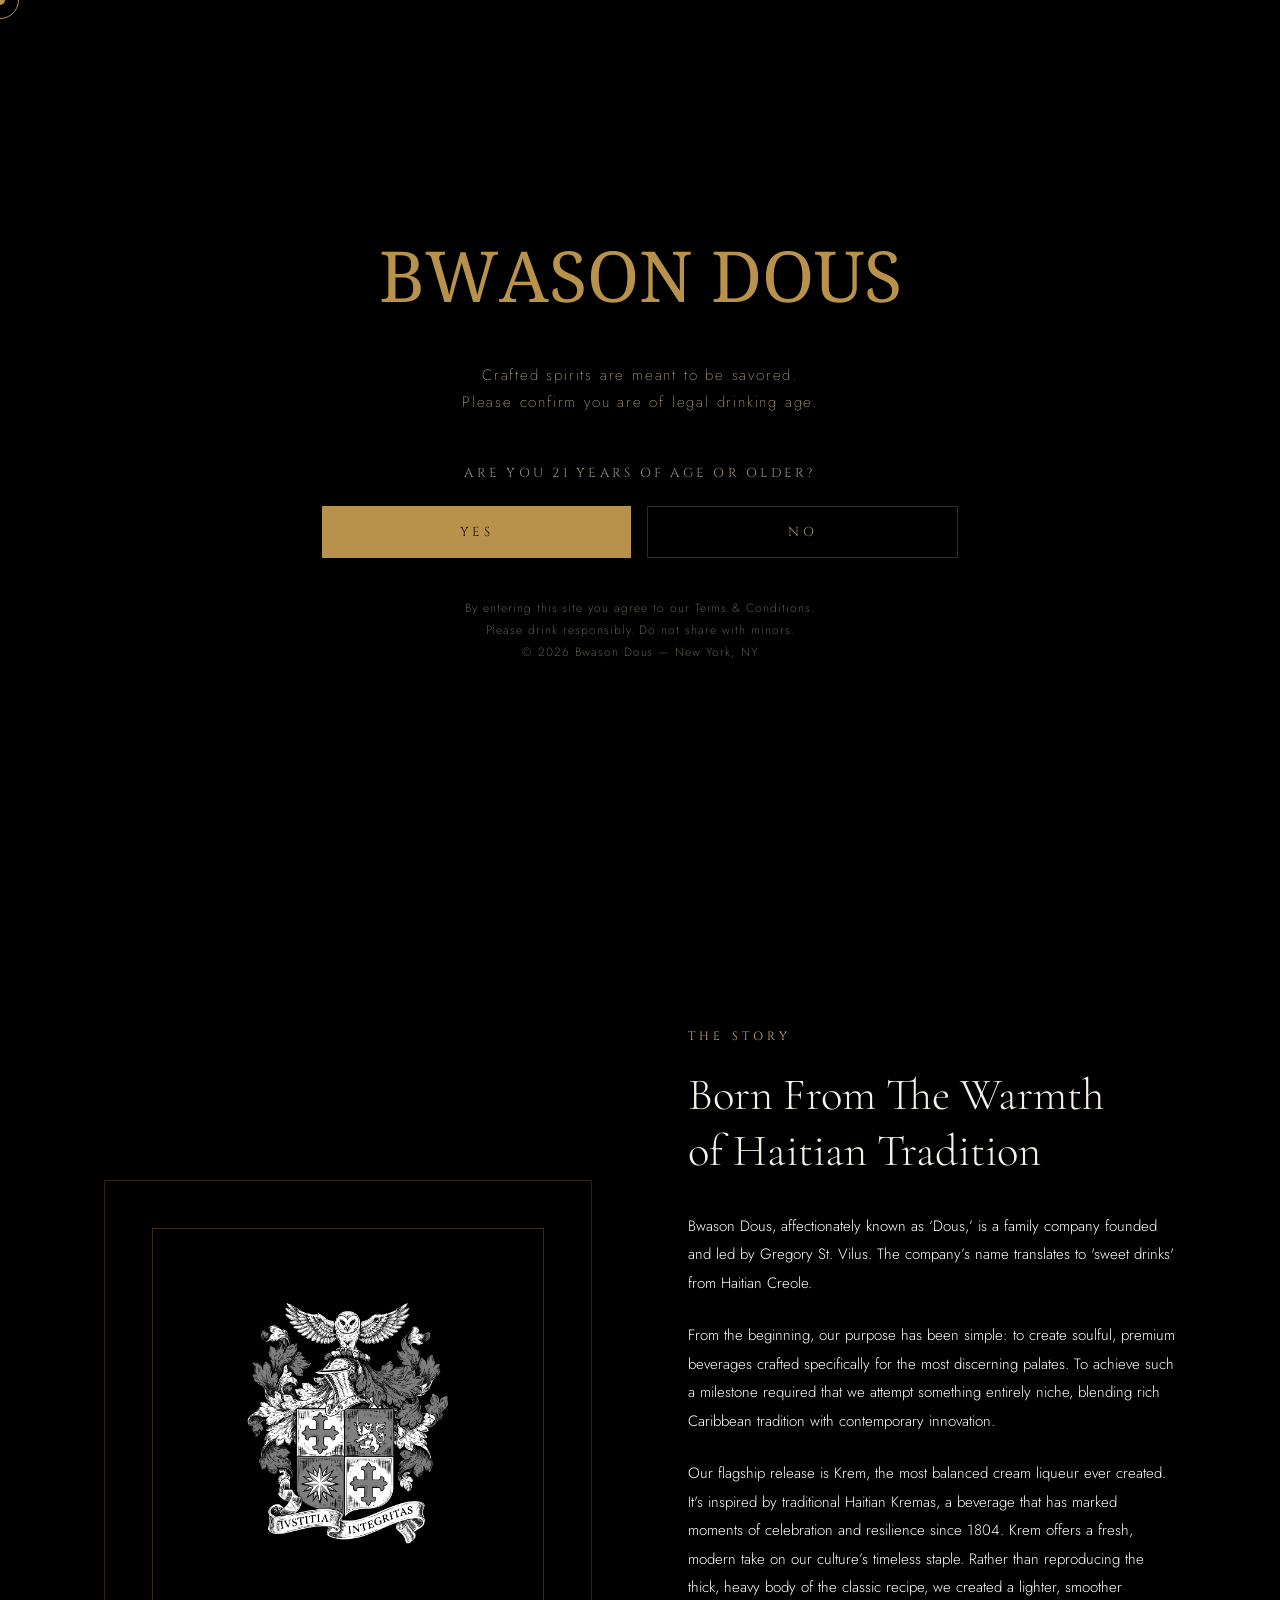
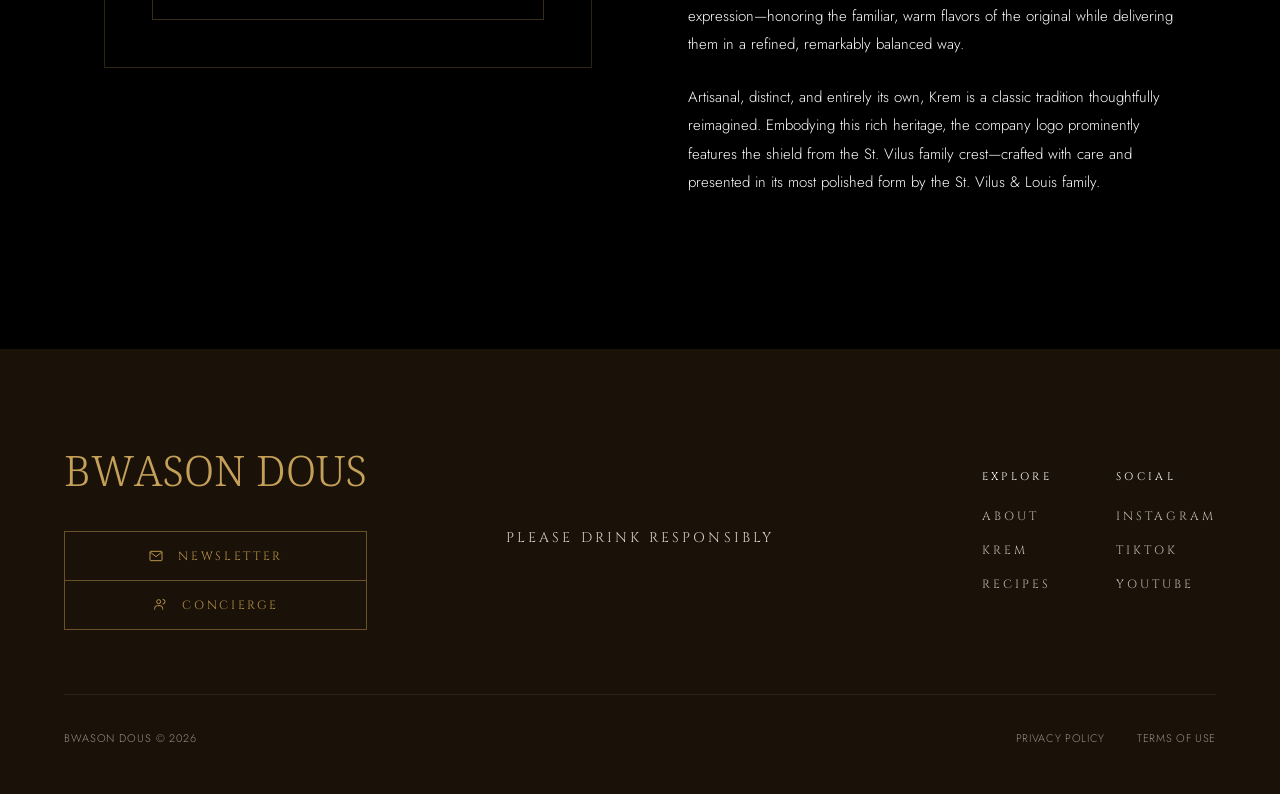
<file: index.html>
<!DOCTYPE html>
<html lang="en">
<head>
    <meta charset="UTF-8">
    <meta name="viewport" content="width=device-width, initial-scale=1.0">
    <link rel="icon" type="image/png" href="/favicon.png">
    <title>Bwason Dous</title>
    <meta name="description" content="This is what liquid gold tastes like. Introducing Krem by Bwason Dous—a refined, modern spirit inspired by traditional Haitian Kremas.">

    <!-- SEO -->
    <meta name="keywords" content="Haitian Kremas, Krem, Premium Spirits, The Best Cream Liqueur, Haitian Spirits, Caribbean Spirits, Bwason Dous, Bwason, Dous, Premium Rum, Haitian Liqueur, Liquid Gold, Cream Liqueur">
    <meta name="author" content="Bwason Dous">
    <meta name="robots" content="index, follow">
    <link rel="canonical" href="https://bwasondous.com/">

    <!-- Open Graph -->
    <meta property="og:title" content="Bwason Dous">
    <meta property="og:description" content="Premium Haitian Krem crafted for the most discerning palates.">
    <meta property="og:image" content="https://bwasondous.com/images/bwasondouslogo.png">
    <meta property="og:url" content="https://bwasondous.com">
    <meta property="og:type" content="website">

    <!-- Twitter/X Card -->
    <meta name="twitter:card" content="summary_large_image">
    <meta name="twitter:title" content="Bwason Dous">
    <meta name="twitter:description" content="Premium Haitian Krem crafted for the most discerning palates.">
    <meta name="twitter:image" content="https://bwasondous.com/images/bwasondouslogo.png">

    <link rel="preconnect" href="https://fonts.googleapis.com">
    <link rel="preconnect" href="https://fonts.gstatic.com" crossorigin>
    <link href="https://fonts.googleapis.com/css2?family=Cormorant+Garamond:ital,wght@0,300;0,400;0,500;1,300;1,400&family=Cinzel:wght@400;500&family=Jost:wght@200;300;400&family=Noto+Serif+Ethiopic:wght@400;500;600&display=swap" rel="stylesheet">
    <link rel="stylesheet" href="style.css">
</head>
<body>

<div id="cursor"></div>
<div id="cursorRing"></div>

<div id="age-gate" role="dialog" aria-modal="true" aria-label="Age verification">
  <div class="age-gate-inner">
    <h1 class="age-gate-title">Bwason Dous</h1>
    <p class="age-gate-subtitle">
      Crafted spirits are meant to be savored.<br>
      Please confirm you are of legal drinking age.
    </p>

    <p class="age-gate-question">Are you 21 years of age or older?</p>

    <div class="age-gate-buttons">
      <button class="btn-age btn-age-yes" onclick="enterSite()">Yes</button>
      <button class="btn-age btn-age-no" onclick="denyEntry()">No</button>
    </div>

    <p id="age-denied">We're sorry — you must be 21 or older to visit this site.</p>

    <p class="age-gate-legal">
      By entering this site you agree to our Terms & Conditions.<br>
      Please drink responsibly. Do not share with minors.<br>
      © 2026 Bwason Dous — New York, NY
    </p>
  </div>
</div>

<nav id="main-nav" class="scrolled">
  <button class="mobile-menu-toggle" aria-label="Toggle navigation" onclick="toggleMobileMenu()">
    <span></span>
    <span></span>
    <span></span>
  </button>

  <ul class="nav-links">
    <li><a href="/#intro">About</a></li>
    <li class="nav-item-dropdown">
      <a href="/krem">Krem</a>
      <ul class="nav-dropdown">
        <li><a href="/recipes">Recipes</a></li>
      </ul>
    </li>
  </ul>

  <a href="/" class="nav-logo desktop-logo-only">
    <img src="images/bwason-dous-logo.png" alt="Bwason Dous Logo">
  </a>

  <a href="/" class="nav-logo mobile-logo-only">
    <img src="images/bwason-dous-logo.png" alt="Bwason Dous Logo Mobile">
  </a>

  <a href="/store-locator" class="nav-reserve">Store Locator</a>

  <div class="mobile-menu-drawer" id="mobileDrawer">
    <ul class="mobile-nav-links">
      <li><a href="/" onclick="toggleMobileMenu()">Home</a></li>
      <li><a href="/krem" onclick="toggleMobileMenu()">Krem</a></li>
      <li><a href="/recipes" onclick="toggleMobileMenu()">Recipes</a></li>
    </ul>
  </div>
</nav>

<section id="hero">
  <div class="hero-image-focus">
    <img src="images/bwason-dous-image-01.png" alt="a man holding krem">
  </div>
  
  <div class="hero-overlay"></div>

  <div class="hero-content">
    <h1 class="hero-title">
      The Spirit of Distinction
    </h1>
    <br>
    <p class="hero-tagline">Krem — Arriving This Winter</p>
  </div>
</section>

<section id="intro">
  <div class="intro-inner">
    <div class="intro-image-wrap reveal">
      <div class="intro-accent-line"></div>
      <img src="images/crest.png" alt="Bwason Dous Crest" class="intro-featured-image">
    </div>

    <div class="reveal" style="transition-delay: 0.15s;">
      <p class="intro-eyebrow">The Story</p>
      <h2 class="intro-heading">
        Born From The Warmth<br>
        of Haitian Tradition
      </h2>
      <p class="intro-body">
        Bwason Dous, affectionately known as ‘Dous,’ is a family company founded and led by Gregory St. Vilus. The company’s name translates to 'sweet drinks' from Haitian Creole.
      </p>
      <p class="intro-body">
        From the beginning, our purpose has been simple: to create soulful, premium beverages crafted specifically for the most discerning palates. To achieve such a milestone required that we attempt something entirely niche, blending rich Caribbean tradition with contemporary innovation.
      </p>
      <p class="intro-body">
        Our flagship release is Krem, the most balanced cream liqueur ever created. It's inspired by traditional Haitian Kremas, a beverage that has marked moments of celebration and resilience since 1804. Krem offers a fresh, modern take on our culture’s timeless staple. Rather than reproducing the thick, heavy body of the classic recipe, we created a lighter, smoother expression—honoring the familiar, warm flavors of the original while delivering them in a refined, remarkably balanced way.
      </p>
      <p class="intro-body">
        Artisanal, distinct, and entirely its own, Krem is a classic tradition thoughtfully reimagined. Embodying this rich heritage, the company logo prominently features the shield from the St. Vilus family crest—crafted with care and presented in its most polished form by the St. Vilus & Louis family.
      </p>
    </div>
  </div>
</section>

<footer>
  <div class="footer-inner">

    <div class="footer-top">

      <div class="footer-brand">
        <div class="logo desktop-footer-logo">
          Bwason Dous
        </div>

        <div class="footer-action-group">
          <a href="/newsletter" class="footer-action-btn">
            <svg viewBox="0 0 24 24" fill="none" stroke="currentColor" stroke-width="1.5">
              <rect x="3" y="5" width="18" height="14" rx="1"></rect>
              <path d="M3 6l9 7 9-7"></path>
            </svg>
            Newsletter
          </a>
          <a href="/concierge" class="footer-action-btn">
            <svg viewBox="0 0 24 24" fill="none" stroke="currentColor" stroke-width="1.5">
              <path d="M4 19v-2a4 4 0 0 1 4-4h4a4 4 0 0 1 4 4v2"></path>
              <circle cx="10" cy="7" r="3"></circle>
              <path d="M16 3.5a3 3 0 0 1 0 7"></path>
            </svg>
            Concierge
          </a>
        </div>
      </div>

      <div class="footer-nav-columns">
        <a href="/store-locator" class="footer-mobile-link">Store Locator</a>
        <div class="footer-nav-col">
          <button type="button" class="footer-col-title" onclick="toggleFooterCol(this)" aria-expanded="false">
            Explore
            <svg class="footer-col-chevron" viewBox="0 0 24 24" fill="none" stroke="currentColor" stroke-width="1.5">
              <path d="M6 9l6 6 6-6"></path>
            </svg>
          </button>
          <ul class="footer-links">
            <li><a href="/#intro">About</a></li>
            <li><a href="/krem">Krem</a></li>
            <li><a href="/recipes">Recipes</a></li>
          </ul>
        </div>
        <div class="footer-nav-col">
          <button type="button" class="footer-col-title" onclick="toggleFooterCol(this)" aria-expanded="false">
            Social
            <svg class="footer-col-chevron" viewBox="0 0 24 24" fill="none" stroke="currentColor" stroke-width="1.5">
              <path d="M6 9l6 6 6-6"></path>
            </svg>
          </button>
          <ul class="footer-links">
            <li><a href="https://instagram.com/bwasondous" target="_blank" rel="noopener">Instagram</a></li>
            <li><a href="https://www.tiktok.com/@bwasondous" target="_blank" rel="noopener">TikTok</a></li>
            <li><a href="https://www.youtube.com/@bwasondous" target="_blank" rel="noopener">YouTube</a></li>
          </ul>
        </div>
      </div>

      <p class="footer-drink-responsibly">Please Drink Responsibly</p>

    </div>

    <div class="footer-bottom-strip">
      <p class="footer-copyright">Bwason Dous © 2026</p>
      <div class="footer-legal-links">
        <a href="/privacy-policy">Privacy Policy</a>
        <a href="/terms-of-use">Terms of Use</a>
      </div>
    </div>

  </div>
</footer>

<script src="script.js"></script>
</body>
</html>
</file>
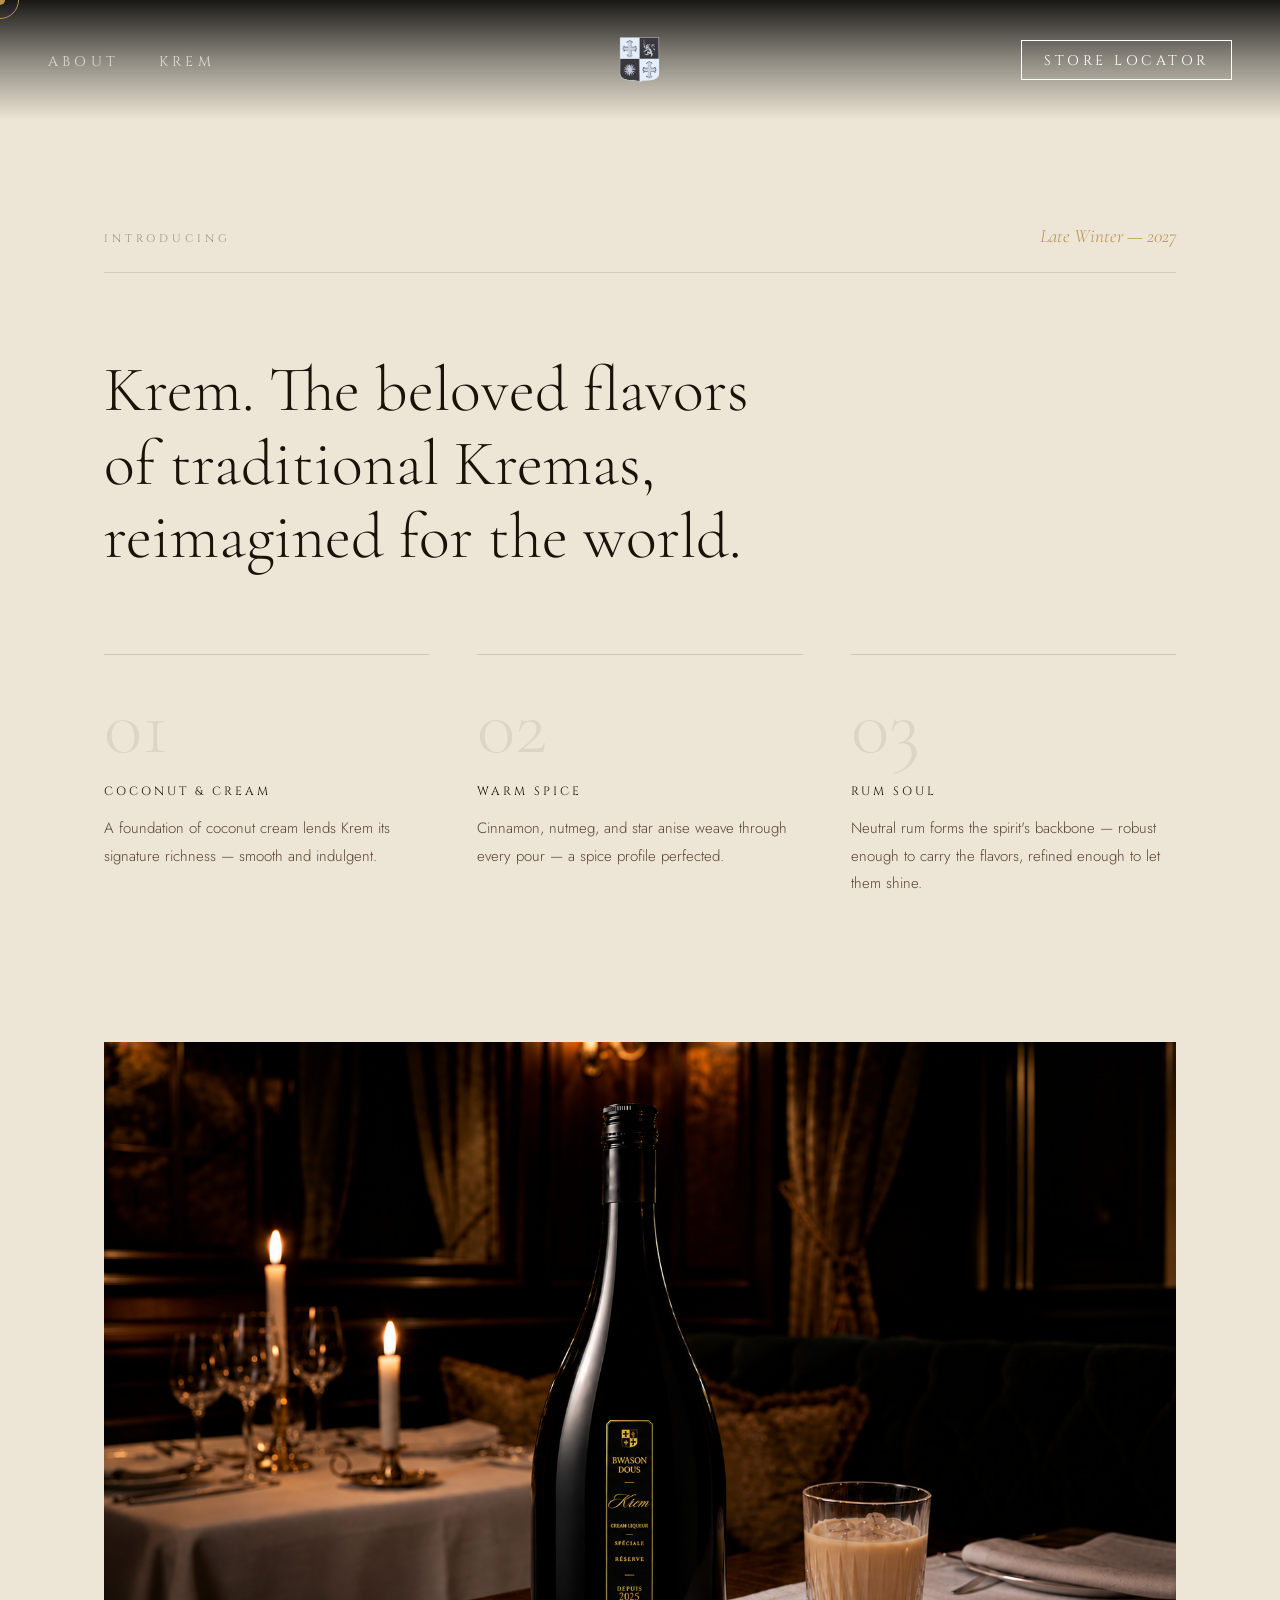
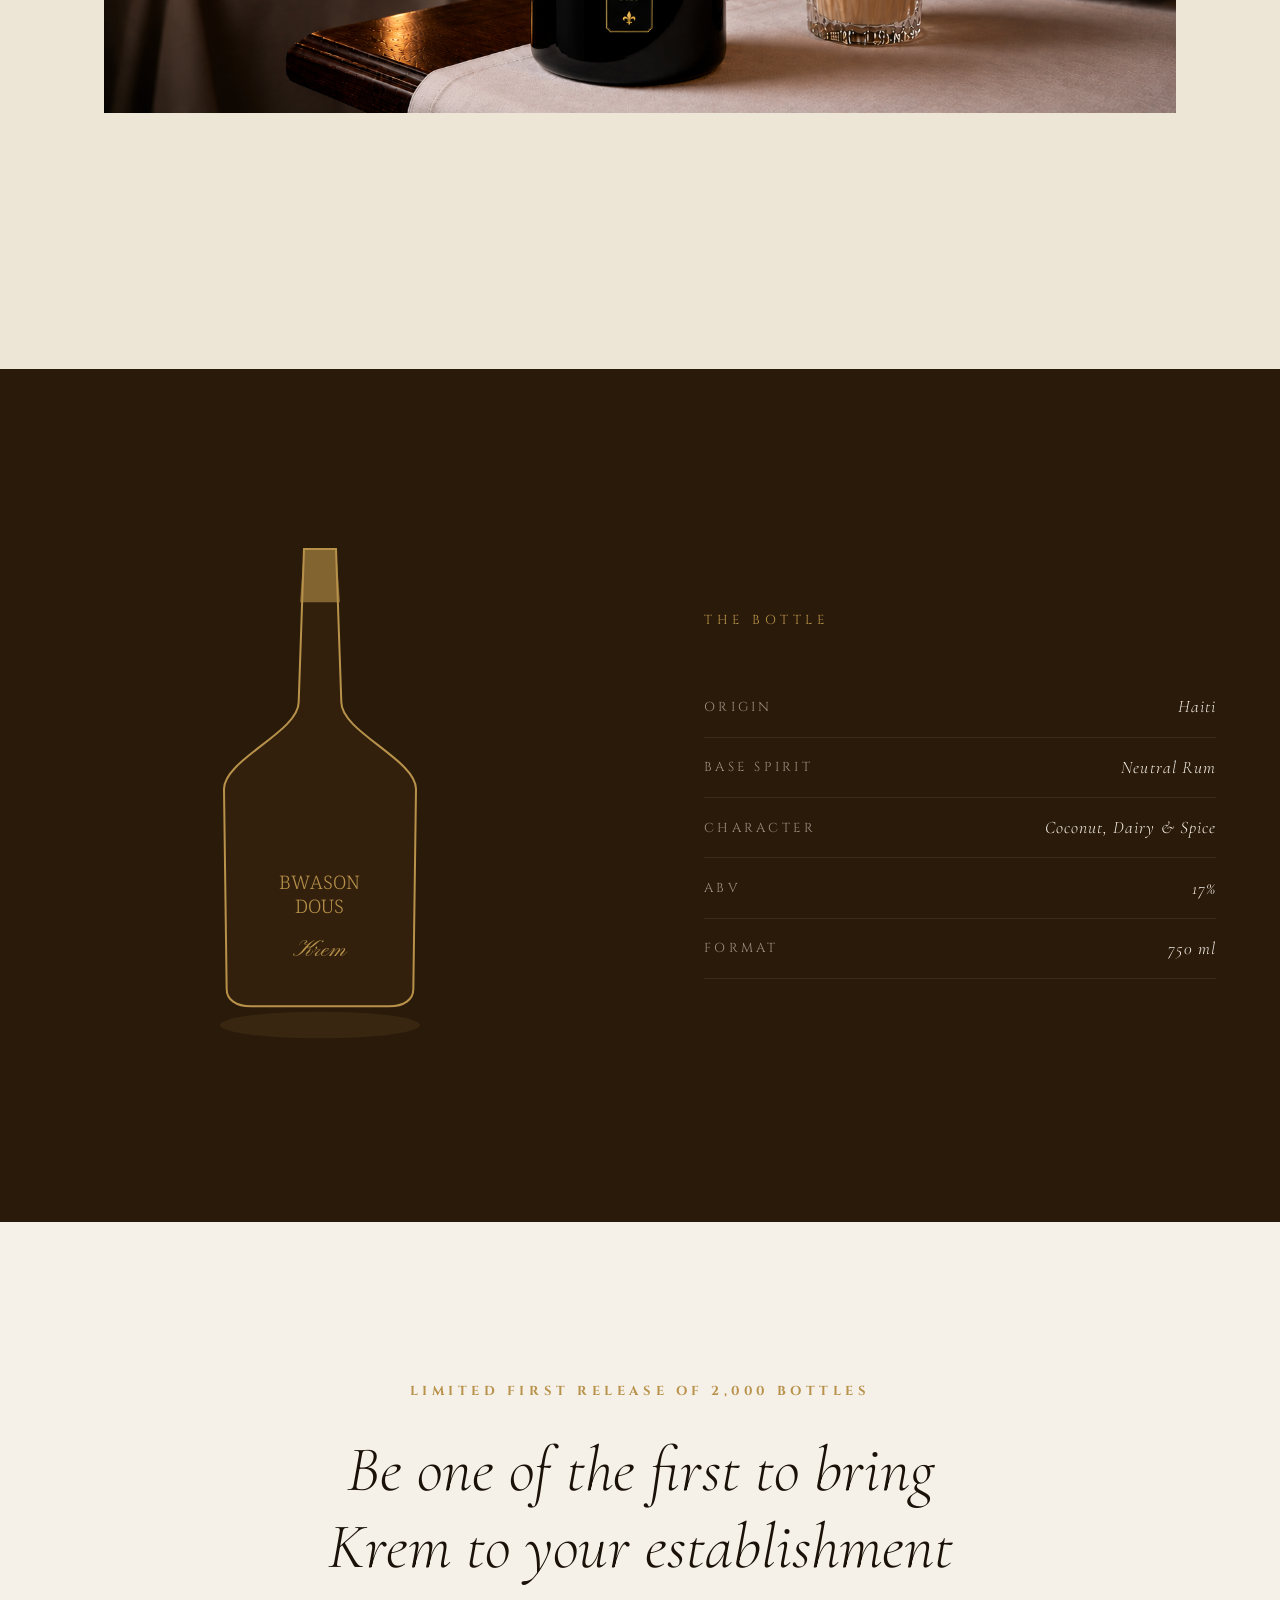
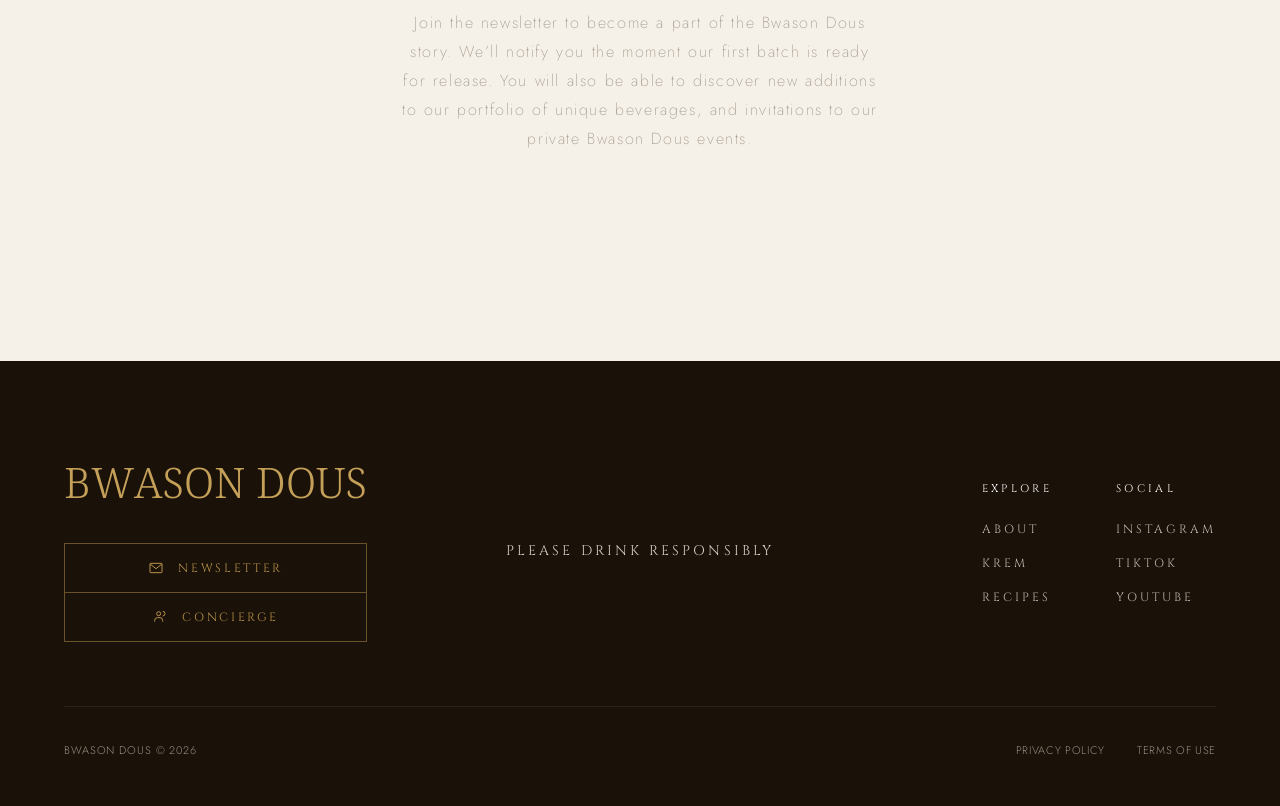
<file: krem.html>
<!DOCTYPE html>
<html lang="en">
<head>
    <meta charset="UTF-8">
    <meta name="viewport" content="width=device-width, initial-scale=1.0">
    <link rel="icon" type="image/png" href="/favicon.png">
    <title>Krem — Bwason Dous</title>
    <meta name="description" content="Krem by Bwason Dous — the most balanced cream liqueur ever created, inspired by traditional Haitian Kremas and finally bottled for the world.">

    <!-- SEO -->
    <meta name="keywords" content="Haitian Kremas, Krem, Premium Spirits, The Best Cream Liqueur, Haitian Spirits, Caribbean Spirits, Bwason Dous, Bwason, Dous, Premium Rum, Haitian Liqueur, Liquid Gold, Cream Liqueur">
    <meta name="author" content="Bwason Dous">
    <meta name="robots" content="index, follow">
    <link rel="canonical" href="https://bwasondous.com/krem">

    <!-- Open Graph -->
    <meta property="og:title" content="Krem — Bwason Dous">
    <meta property="og:description" content="Krem by Bwason Dous — the most balanced cream liqueur ever created, inspired by traditional Haitian Kremas and finally bottled for the world.">
    <meta property="og:image" content="https://bwasondous.com/images/bwasondouslogo.png">
    <meta property="og:url" content="https://bwasondous.com/krem">
    <meta property="og:type" content="website">

    <!-- Twitter/X Card -->
    <meta name="twitter:card" content="summary_large_image">
    <meta name="twitter:title" content="Krem — Bwason Dous">
    <meta name="twitter:description" content="Krem by Bwason Dous — the most balanced cream liqueur ever created, inspired by traditional Haitian Kremas and finally bottled for the world.">
    <meta name="twitter:image" content="https://bwasondous.com/images/bwasondouslogo.png">

    <link rel="preconnect" href="https://fonts.googleapis.com">
    <link rel="preconnect" href="https://fonts.gstatic.com" crossorigin>
    <link href="https://fonts.googleapis.com/css2?family=Cormorant+Garamond:ital,wght@0,300;0,400;0,500;1,300;1,400&family=Cinzel:wght@400;500&family=Jost:wght@200;300;400&family=Noto+Serif+Ethiopic:wght@400;500;600&family=Pinyon+Script&display=swap" rel="stylesheet">
    <link rel="stylesheet" href="style.css">
</head>
<body>

<body class="krem-page">

<div id="cursor"></div>
<div id="cursorRing"></div>

<nav id="main-nav" class="scrolled">
  <button class="mobile-menu-toggle" aria-label="Toggle navigation" onclick="toggleMobileMenu()">
    <span></span>
    <span></span>
    <span></span>
  </button>

  <ul class="nav-links">
    <li><a href="/#intro">About</a></li>
    <li class="nav-item-dropdown">
      <a href="/krem">Krem</a>
      <ul class="nav-dropdown">
        <li><a href="/recipes">Recipes</a></li>
      </ul>
    </li>
  </ul>

  <a href="/" class="nav-logo desktop-logo-only">
    <img src="images/bwason-dous-logo.png" alt="Bwason Dous Logo">
  </a>

  <a href="/" class="nav-logo mobile-logo-only">
    <img src="images/bwason-dous-logo.png" alt="Bwason Dous Logo Mobile">
  </a>

  <a href="/store-locator" class="nav-reserve">Store Locator</a>

  <div class="mobile-menu-drawer" id="mobileDrawer">
    <ul class="mobile-nav-links">
      <li><a href="/" onclick="toggleMobileMenu()">Home</a></li>
      <li><a href="/krem" onclick="toggleMobileMenu()">Krem</a></li>
      <li><a href="/recipes" onclick="toggleMobileMenu()">Recipes</a></li>
    </ul>
  </div>
</nav>

<section id="krem">
  <div class="krem-inner">
    <div class="krem-header">
      <span class="krem-title">Introducing</span>
      <span class="krem-coming">Late Winter — 2027</span>
    </div>
    <h2 class="krem-hero-text reveal">
      Krem. The beloved flavors of traditional Kremas, reimagined for the world.
    </h2>
    <div class="krem-grid">
      <div class="krem-card reveal">
        <div class="krem-card-num">01</div>
        <p class="krem-card-title">Coconut &amp; Cream</p>
        <p class="krem-card-body">A foundation of coconut cream lends Krem its signature richness — smooth and indulgent.</p>
      </div>
      <div class="krem-card reveal" style="transition-delay:0.1s;">
        <div class="krem-card-num">02</div>
        <p class="krem-card-title">Warm Spice</p>
        <p class="krem-card-body">Cinnamon, nutmeg, and star anise weave through every pour — a spice profile perfected.</p>
      </div>
      <div class="krem-card reveal" style="transition-delay:0.2s;">
        <div class="krem-card-num">03</div>
        <p class="krem-card-title">Rum Soul</p>
        <p class="krem-card-body">Neutral rum forms the spirit's backbone — robust enough to carry the flavors, refined enough to let them shine.</p>
      </div>
    </div>

    <div class="krem-feature-image">
      <img src="images/a-glass-of-krem.png" alt="A glass of Krem">
    </div>

  </div>
</section>

<section id="details">
  <div class="details-inner">
    <div class="details-visual reveal">
     <svg class="bottle-silhouette" viewBox="0 0 240 400" fill="none" xmlns="http://www.w3.org/2000/svg">
  <path d="M108 15 L132 15 L136 130 C136 152 192 173 192 195 L190 345 C190 353 183 358 172 358 L68 358 C57 358 50 353 50 345 L48 195 C48 173 104 152 104 130 Z" 
        stroke="#B8924A" 
        stroke-width="1.5" 
        fill="rgba(184,146,74,0.05)"/>
  
  <path d="M108 15 L132 15 L135 55 L105 55 Z" fill="#B8924A" opacity="0.6"/>
  
  <text x="120" y="270" text-anchor="middle" font-family="'Noto Serif Ethiopic', serif" font-size="14" fill="#B8924A">BWASON</text>
  <text x="120" y="288" text-anchor="middle" font-family="'Noto Serif Ethiopic', serif" font-size="14" fill="#B8924A">DOUS</text>


  <text x="120" y="320" text-anchor="middle" font-family="'Pinyon Script', cursive" font-size="18" fill="#B8924A">Krem</text>
  
  <ellipse cx="120" cy="372" rx="75" ry="10" fill="rgba(184,146,74,0.1)"/>
</svg>
    </div>
    <div class="details-content reveal" style="transition-delay:0.15s;">
      <p class="section-eyebrow">The Bottle</p>
      <table class="details-table">
        <tr><td>Origin</td><td>Haiti</td></tr>
        <tr><td>Base Spirit</td><td>Neutral Rum</td></tr>
        <tr><td>Character</td><td>Coconut, Dairy &amp; Spice</td></tr>
        <tr><td>ABV</td><td>17%</td></tr>
        <tr><td>Format</td><td>750 ml</td></tr>
      </table>
    </div>
  </div>
</section>

<section id="reserve">
  <h2 class="reserve-eyebrow reveal">Limited First Release of 2,000 Bottles</h2>
  <h2 class="reserve-title reveal" style="transition-delay:0.1s;">
    Be one of the first to bring<br>Krem to your establishment
  </h2>
  <p class="reserve-sub reveal" style="transition-delay:0.15s;">
    Join the newsletter to become a part of the Bwason Dous story. We’ll notify you the moment our first batch is ready for release. You will also be able to discover new additions to our portfolio of unique beverages, and invitations to our private Bwason Dous events.
</section>

<footer>
  <div class="footer-inner">

    <div class="footer-top">

      <div class="footer-brand">
        <div class="logo desktop-footer-logo">
          Bwason Dous
        </div>

        <div class="footer-action-group">
          <a href="/newsletter" class="footer-action-btn">
            <svg viewBox="0 0 24 24" fill="none" stroke="currentColor" stroke-width="1.5">
              <rect x="3" y="5" width="18" height="14" rx="1"></rect>
              <path d="M3 6l9 7 9-7"></path>
            </svg>
            Newsletter
          </a>
          <a href="/concierge" class="footer-action-btn">
            <svg viewBox="0 0 24 24" fill="none" stroke="currentColor" stroke-width="1.5">
              <path d="M4 19v-2a4 4 0 0 1 4-4h4a4 4 0 0 1 4 4v2"></path>
              <circle cx="10" cy="7" r="3"></circle>
              <path d="M16 3.5a3 3 0 0 1 0 7"></path>
            </svg>
            Concierge
          </a>
        </div>
      </div>

      <div class="footer-nav-columns">
        <a href="/store-locator" class="footer-mobile-link">Store Locator</a>
        <div class="footer-nav-col">
          <button type="button" class="footer-col-title" onclick="toggleFooterCol(this)" aria-expanded="false">
            Explore
            <svg class="footer-col-chevron" viewBox="0 0 24 24" fill="none" stroke="currentColor" stroke-width="1.5">
              <path d="M6 9l6 6 6-6"></path>
            </svg>
          </button>
          <ul class="footer-links">
            <li><a href="/#intro">About</a></li>
            <li><a href="/krem">Krem</a></li>
            <li><a href="/recipes">Recipes</a></li>
          </ul>
        </div>
        <div class="footer-nav-col">
          <button type="button" class="footer-col-title" onclick="toggleFooterCol(this)" aria-expanded="false">
            Social
            <svg class="footer-col-chevron" viewBox="0 0 24 24" fill="none" stroke="currentColor" stroke-width="1.5">
              <path d="M6 9l6 6 6-6"></path>
            </svg>
          </button>
          <ul class="footer-links">
            <li><a href="https://instagram.com/bwasondous" target="_blank" rel="noopener">Instagram</a></li>
            <li><a href="https://www.tiktok.com/@bwasondous" target="_blank" rel="noopener">TikTok</a></li>
            <li><a href="https://www.youtube.com/@bwasondous" target="_blank" rel="noopener">YouTube</a></li>
          </ul>
        </div>
      </div>

      <p class="footer-drink-responsibly">Please Drink Responsibly</p>

    </div>

    <div class="footer-bottom-strip">
      <p class="footer-copyright">Bwason Dous © 2026</p>
      <div class="footer-legal-links">
        <a href="/privacy-policy">Privacy Policy</a>
        <a href="/terms-of-use">Terms of Use</a>
      </div>
    </div>

  </div>
</footer>

<script src="script.js"></script>
</body>
</html>
</file>
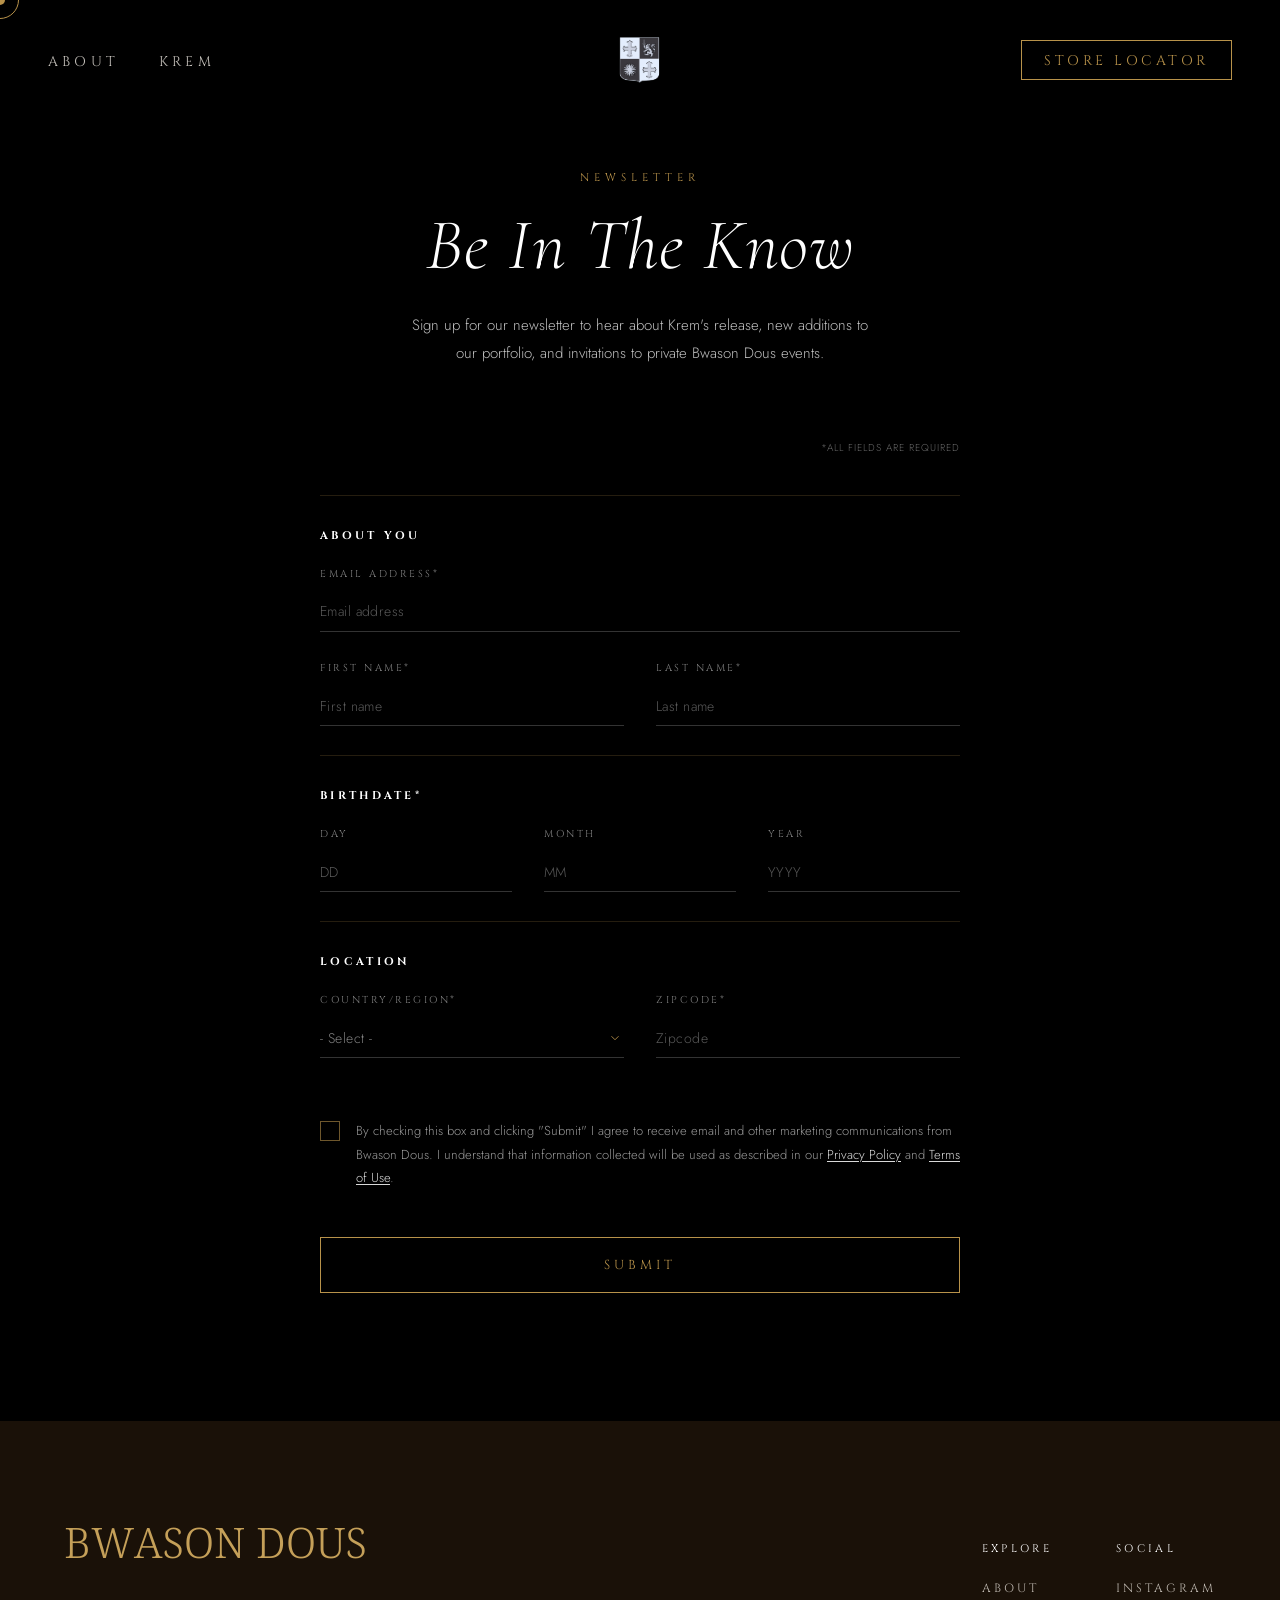
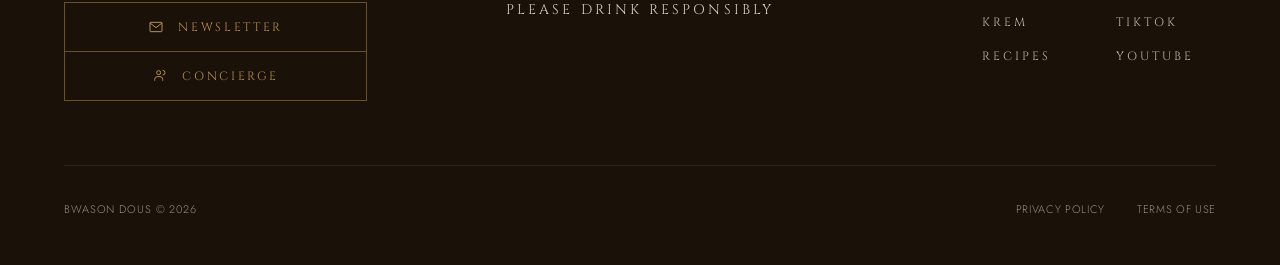
<file: newsletter.html>
<!DOCTYPE html>
<html lang="en">
<head>
  <meta charset="UTF-8">
  <meta name="viewport" content="width=device-width, initial-scale=1.0">
  <meta name="theme-color" content="#000000" media="(max-width: 768px)">
  <link rel="icon" type="image/png" href="/favicon.png">
  <title>Newsletter — Bwason Dous</title>
  <meta name="description" content="Join the Bwason Dous newsletter — be the first to know when Krem becomes available, plus invitations to private Dous events.">

  <!-- SEO -->
  <meta name="keywords" content="Haitian Kremas, Krem, Premium Spirits, The Best Cream Liqueur, Haitian Spirits, Caribbean Spirits, Bwason Dous, Bwason, Dous, Premium Rum, Haitian Liqueur, Liquid Gold, Cream Liqueur">
  <meta name="author" content="Bwason Dous">
  <meta name="robots" content="index, follow">
  <link rel="canonical" href="https://bwasondous.com/newsletter">

  <!-- Open Graph -->
  <meta property="og:title" content="Newsletter — Bwason Dous">
  <meta property="og:description" content="Be the first to know when Krem becomes available, plus invitations to private Dous events.">
  <meta property="og:image" content="https://bwasondous.com/images/bwasondouslogo.png">
  <meta property="og:url" content="https://bwasondous.com/newsletter">
  <meta property="og:type" content="website">

  <!-- Twitter/X Card -->
  <meta name="twitter:card" content="summary_large_image">
  <meta name="twitter:title" content="Newsletter — Bwason Dous">
  <meta name="twitter:description" content="Be the first to know when Krem becomes available, plus invitations to private Dous events.">
  <meta name="twitter:image" content="https://bwasondous.com/images/bwasondouslogo.png">

  <link rel="preconnect" href="https://fonts.googleapis.com">
  <link rel="preconnect" href="https://fonts.gstatic.com" crossorigin>
  <link href="https://fonts.googleapis.com/css2?family=Cormorant+Garamond:ital,wght@0,300;0,400;0,500;1,300;1,400&family=Cinzel:wght@400;500&family=Jost:wght@200;300;400&family=Noto+Serif+Ethiopic:wght@400;500;600&family=Pinyon+Script&display=swap" rel="stylesheet">
  <link rel="stylesheet" href="style.css">
</head>
<body class="newsletter-page">

<div id="cursor"></div>
<div id="cursorRing"></div>

<nav id="main-nav" class="scrolled">
  <button class="mobile-menu-toggle" aria-label="Toggle navigation" onclick="toggleMobileMenu()">
    <span></span>
    <span></span>
    <span></span>
  </button>

  <ul class="nav-links">
    <li><a href="/#intro">About</a></li>
    <li class="nav-item-dropdown">
      <a href="/krem">Krem</a>
      <ul class="nav-dropdown">
        <li><a href="/recipes">Recipes</a></li>
      </ul>
    </li>
  </ul>

  <a href="/" class="nav-logo desktop-logo-only">
    <img src="images/bwason-dous-logo.png" alt="Bwason Dous Logo">
  </a>

  <a href="/" class="nav-logo mobile-logo-only">
    <img src="images/bwason-dous-logo.png" alt="Bwason Dous Logo Mobile">
  </a>

  <a href="/store-locator" class="nav-reserve">Store Locator</a>

  <div class="mobile-menu-drawer" id="mobileDrawer">
    <ul class="mobile-nav-links">
      <li><a href="/" onclick="toggleMobileMenu()">Home</a></li>
      <li><a href="/krem" onclick="toggleMobileMenu()">Krem</a></li>
      <li><a href="/recipes" onclick="toggleMobileMenu()">Recipes</a></li>
    </ul>
  </div>
</nav>

<main class="newsletter-main">

  <header class="newsletter-page-header reveal">
    <p class="newsletter-page-eyebrow">Newsletter</p>
    <h1 class="newsletter-page-title">Be In The Know</h1>
    <p class="newsletter-page-sub">Sign up for our newsletter to hear about Krem's release, new additions to our portfolio, and invitations to private Bwason Dous events.</p>
  </header>

  <div class="newsletter-form-wrap reveal" style="transition-delay: 0.1s;">

    <p class="newsletter-required-note">*All fields are required</p>

    <form id="newsletter-form" onsubmit="handleNewsletterSignup(event)">

      <input type="hidden" name="access_key" value="13935886-035b-4934-bc83-98e60797887c">
      <input type="hidden" name="subject" value="New Newsletter Signup — bwasondous.com">
      <input type="hidden" name="from_name" value="Bwason Dous Website">
      <input type="checkbox" name="botcheck" style="display:none;" tabindex="-1" autocomplete="off">

      <h2 class="newsletter-group-label">About You</h2>

      <div class="newsletter-field">
        <label class="newsletter-field-label" for="n-email">Email Address*</label>
        <input type="email" id="n-email" name="email" placeholder="Email address" required>
      </div>

      <div class="newsletter-row">
        <div class="newsletter-field">
          <label class="newsletter-field-label" for="n-first">First Name*</label>
          <input type="text" id="n-first" name="firstName" placeholder="First name" required>
        </div>
        <div class="newsletter-field">
          <label class="newsletter-field-label" for="n-last">Last Name*</label>
          <input type="text" id="n-last" name="lastName" placeholder="Last name" required>
        </div>
      </div>

      <h2 class="newsletter-group-label">Birthdate*</h2>
      <div class="newsletter-row-3">
        <div class="newsletter-field">
          <label class="newsletter-field-label" for="n-dd">Day</label>
          <input type="text" inputmode="numeric" maxlength="2" id="n-dd" name="birthDay" placeholder="DD" required>
        </div>
        <div class="newsletter-field">
          <label class="newsletter-field-label" for="n-mm">Month</label>
          <input type="text" inputmode="numeric" maxlength="2" id="n-mm" name="birthMonth" placeholder="MM" required>
        </div>
        <div class="newsletter-field">
          <label class="newsletter-field-label" for="n-yyyy">Year</label>
          <input type="text" inputmode="numeric" maxlength="4" id="n-yyyy" name="birthYear" placeholder="YYYY" required>
        </div>
      </div>

      <h2 class="newsletter-group-label">Location</h2>
      <div class="newsletter-row">
        <div class="newsletter-field">
          <label class="newsletter-field-label" for="n-country">Country/Region*</label>
          <select id="n-country" name="country" required>
            <option value="" selected disabled>- Select -</option>
            <option value="US">United States</option>
            <option value="CA">Canada</option>
            <option value="HT">Haiti</option>
            <option value="FR">France</option>
            <option value="GB">United Kingdom</option>
            <option value="OTHER">Other</option>
          </select>
        </div>
        <div class="newsletter-field">
          <label class="newsletter-field-label" for="n-zip">Zipcode*</label>
          <input type="text" id="n-zip" name="zipcode" placeholder="Zipcode" required>
        </div>
      </div>

      <div class="newsletter-consent">
        <input type="checkbox" id="n-consent" name="consent" required>
        <label for="n-consent">
          By checking this box and clicking "Submit" I agree to receive email and other marketing communications from Bwason Dous. I understand that information collected will be used as described in our <a href="/privacy-policy">Privacy Policy</a> and <a href="/terms-of-use">Terms of Use</a>.
        </label>
      </div>

      <button type="submit" class="newsletter-submit-btn">Submit</button>

      <p class="newsletter-confirm-msg" id="newsletter-confirm">You're on the list. 
        <br/> Welcome to Bwason Dous — we'll be in touch soon.</p>
    </form>
  </div>

</main>

<footer>
  <div class="footer-inner">

    <div class="footer-top">

      <div class="footer-brand">
        <div class="logo desktop-footer-logo">
          Bwason Dous
        </div>

        <div class="footer-action-group">
          <a href="/newsletter" class="footer-action-btn">
            <svg viewBox="0 0 24 24" fill="none" stroke="currentColor" stroke-width="1.5">
              <rect x="3" y="5" width="18" height="14" rx="1"></rect>
              <path d="M3 6l9 7 9-7"></path>
            </svg>
            Newsletter
          </a>
          <a href="/concierge" class="footer-action-btn">
            <svg viewBox="0 0 24 24" fill="none" stroke="currentColor" stroke-width="1.5">
              <path d="M4 19v-2a4 4 0 0 1 4-4h4a4 4 0 0 1 4 4v2"></path>
              <circle cx="10" cy="7" r="3"></circle>
              <path d="M16 3.5a3 3 0 0 1 0 7"></path>
            </svg>
            Concierge
          </a>
        </div>
      </div>

      <div class="footer-nav-columns">
        <a href="/store-locator" class="footer-mobile-link">Store Locator</a>
        <div class="footer-nav-col">
          <button type="button" class="footer-col-title" onclick="toggleFooterCol(this)" aria-expanded="false">
            Explore
            <svg class="footer-col-chevron" viewBox="0 0 24 24" fill="none" stroke="currentColor" stroke-width="1.5">
              <path d="M6 9l6 6 6-6"></path>
            </svg>
          </button>
          <ul class="footer-links">
            <li><a href="/#intro">About</a></li>
            <li><a href="/krem">Krem</a></li>
            <li><a href="/recipes">Recipes</a></li>
          </ul>
        </div>
        <div class="footer-nav-col">
          <button type="button" class="footer-col-title" onclick="toggleFooterCol(this)" aria-expanded="false">
            Social
            <svg class="footer-col-chevron" viewBox="0 0 24 24" fill="none" stroke="currentColor" stroke-width="1.5">
              <path d="M6 9l6 6 6-6"></path>
            </svg>
          </button>
          <ul class="footer-links">
            <li><a href="https://instagram.com/bwasondous" target="_blank" rel="noopener">Instagram</a></li>
            <li><a href="https://www.tiktok.com/@bwasondous" target="_blank" rel="noopener">TikTok</a></li>
            <li><a href="https://www.youtube.com/@bwasondous" target="_blank" rel="noopener">YouTube</a></li>
          </ul>
        </div>
      </div>

      <p class="footer-drink-responsibly">Please Drink Responsibly</p>

    </div>

    <div class="footer-bottom-strip">
      <p class="footer-copyright">Bwason Dous © 2026</p>
      <div class="footer-legal-links">
        <a href="/privacy-policy">Privacy Policy</a>
        <a href="/terms-of-use">Terms of Use</a>
      </div>
    </div>

  </div>
</footer>

<script src="script.js"></script>
<script>
  function showFormError(form, message) {
    let box = form.querySelector('.form-error-msg');
    if (!box) {
      box = document.createElement('p');
      box.className = 'form-error-msg';
      box.style.cssText = 'margin-top:1.2rem;font-size:13px;line-height:1.7;color:#C98B8B;';
      form.appendChild(box);
    }
    box.textContent = message;
    box.style.display = 'block';
  }

  function handleNewsletterSignup(event) {
    event.preventDefault();
    const form = document.getElementById('newsletter-form');
    const confirm = document.getElementById('newsletter-confirm');
    const btn = form.querySelector('.newsletter-submit-btn');
    const label = btn.textContent;

    const existingError = form.querySelector('.form-error-msg');
    if (existingError) existingError.style.display = 'none';

    btn.disabled = true;
    btn.textContent = 'Submitting...';

    fetch('https://api.web3forms.com/submit', {
      method: 'POST',
      body: new FormData(form)
    })
      .then(response => response.json())
      .then(result => {
        if (!result.success) throw new Error(result.message || 'Submission failed');
        [...form.children].forEach(child => {
          if (!child.classList.contains('newsletter-confirm-msg')) {
            child.style.display = 'none';
          }
        });
        confirm.style.display = 'block';
      })
      .catch(() => {
        btn.disabled = false;
        btn.textContent = label;
        showFormError(form, 'We could not submit your details just now. Please try again, or email contact@bwasondous.com.');
      });
  }
</script>
</body>
</html>
</file>
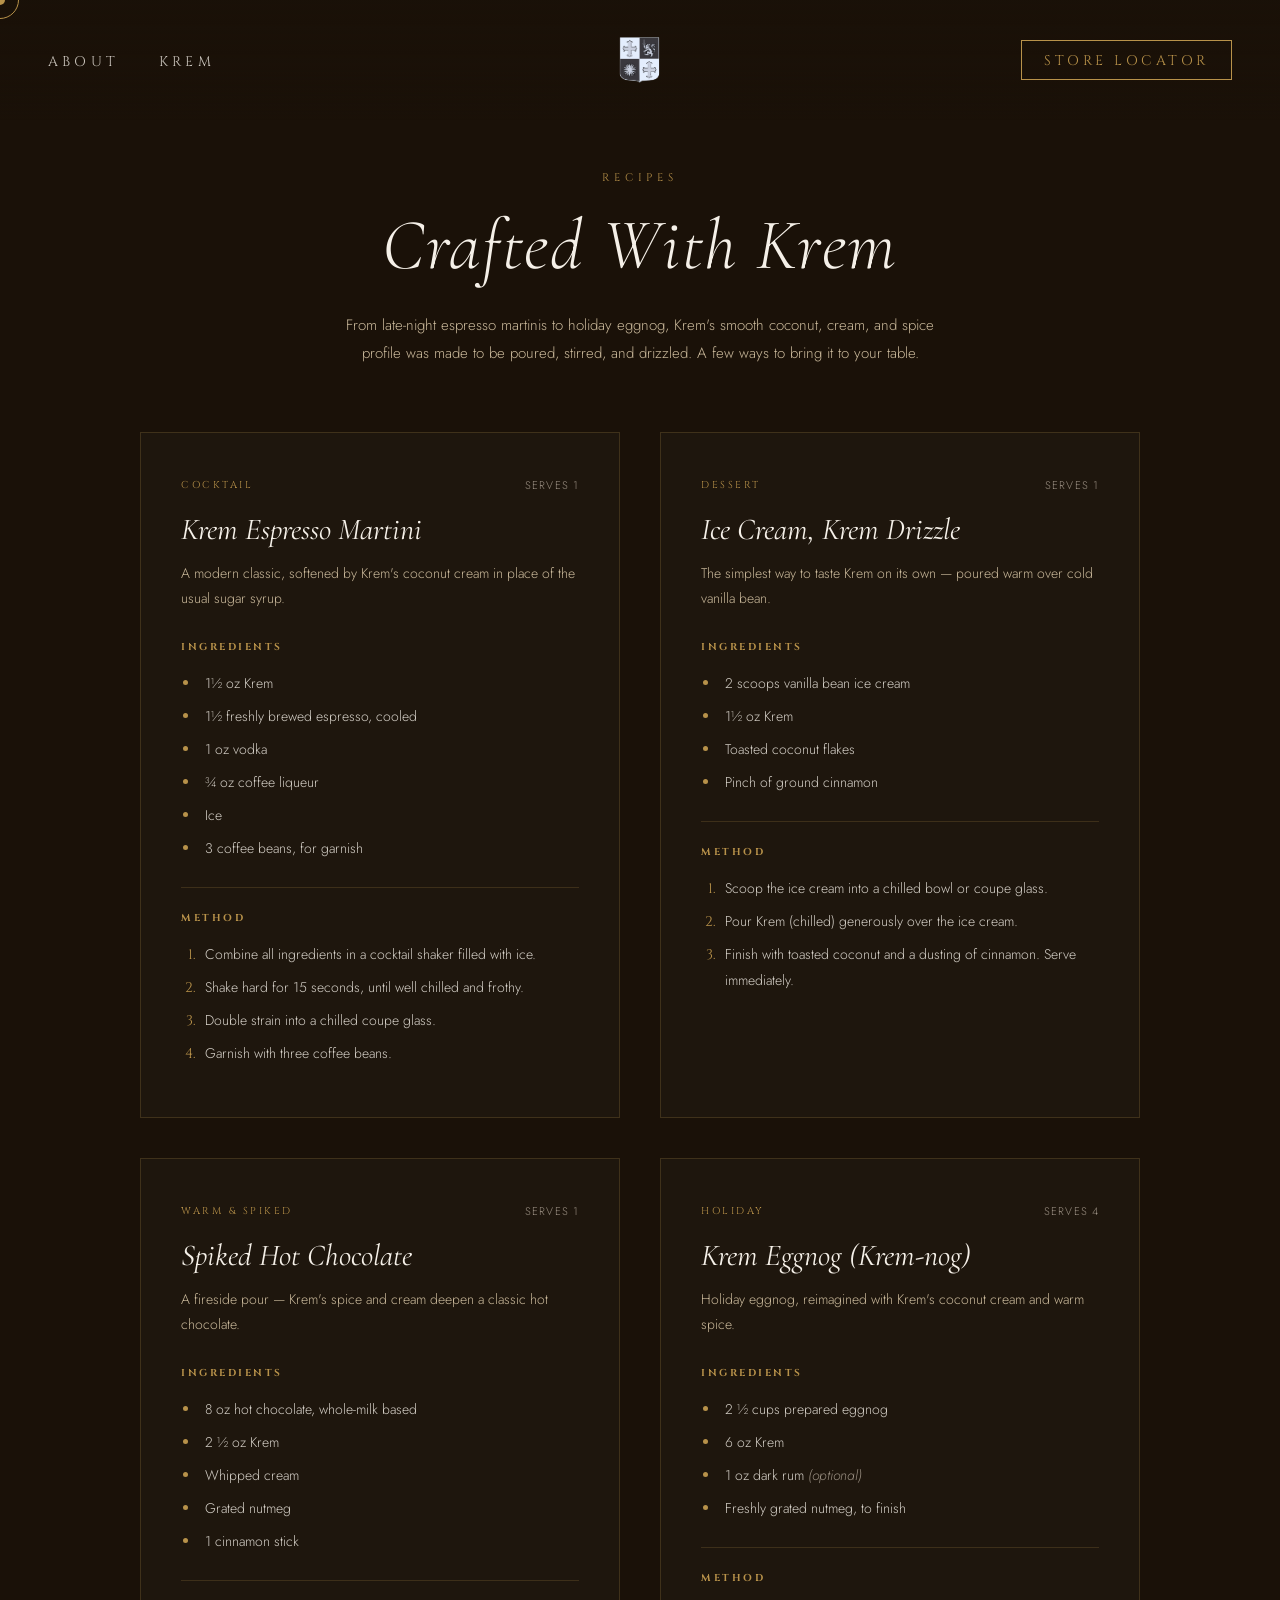
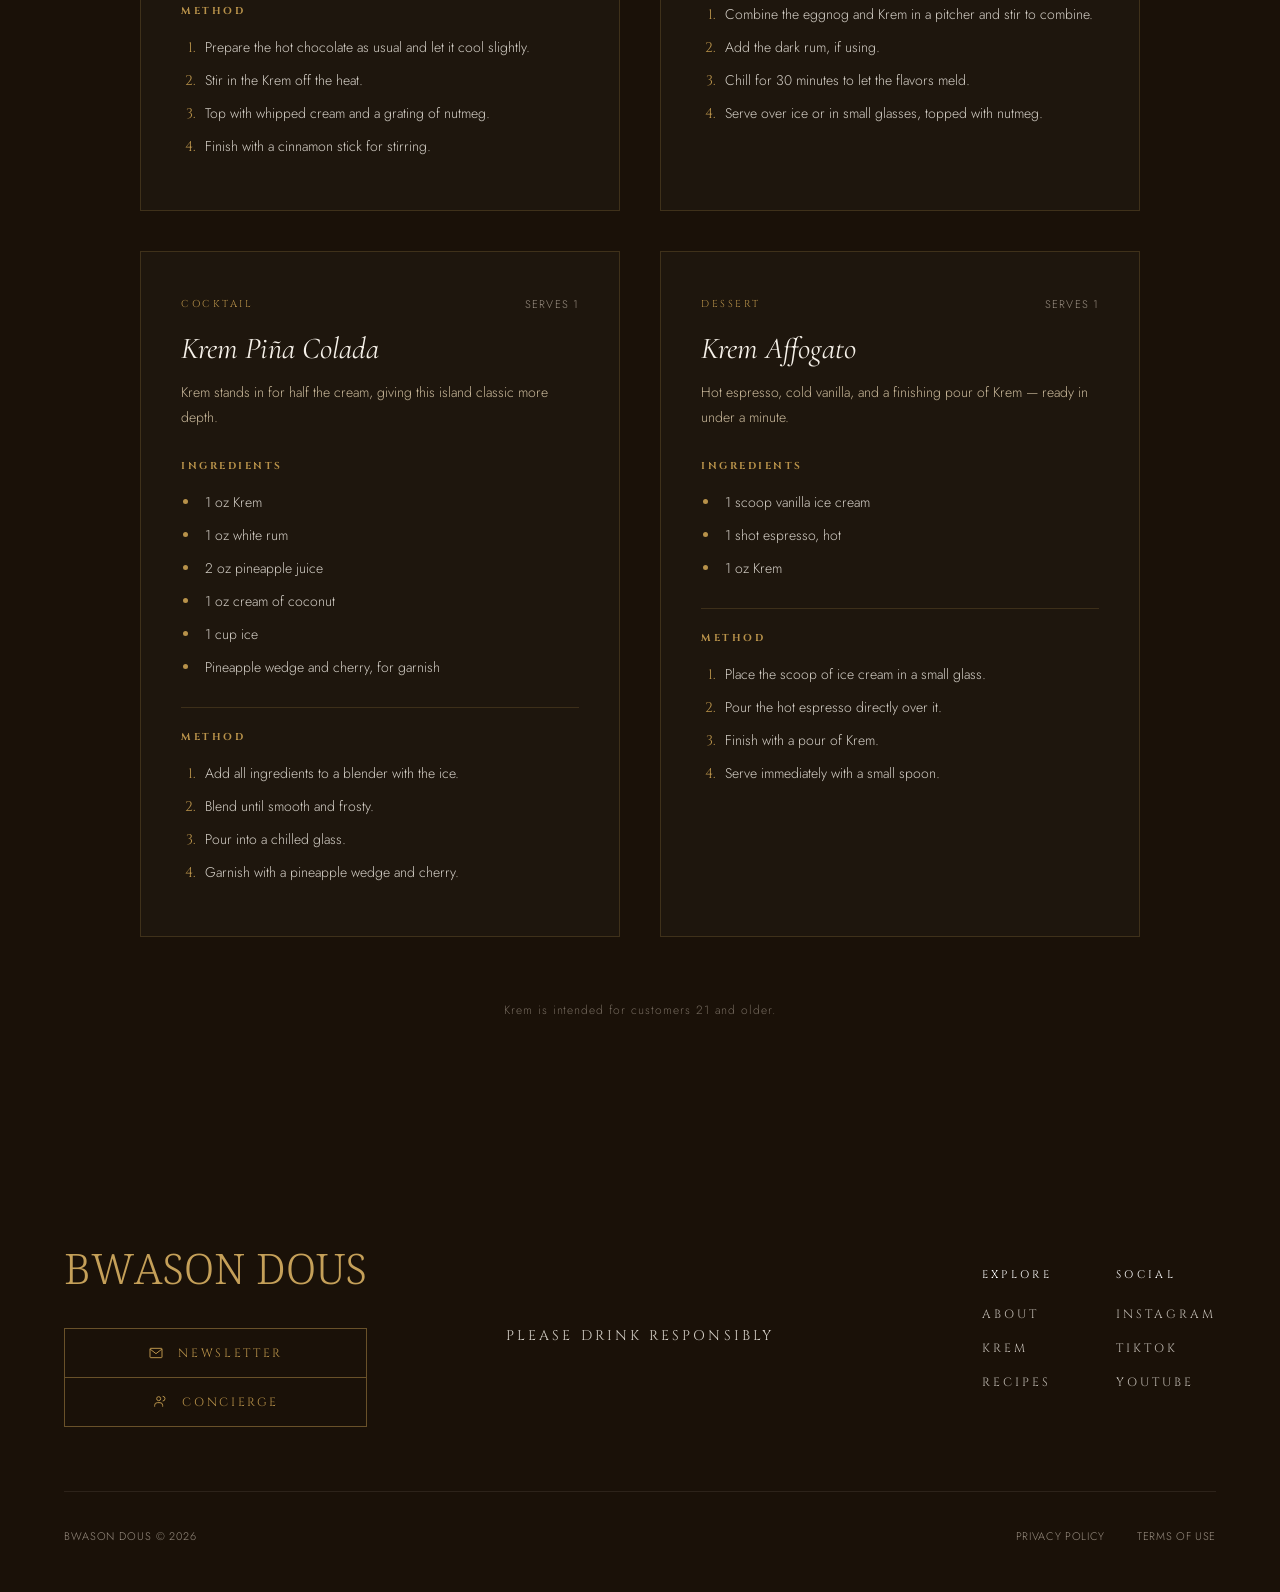
<file: recipes.html>
<!DOCTYPE html>
<html lang="en">
<head>
  <meta charset="UTF-8">
  <meta name="viewport" content="width=device-width, initial-scale=1.0">
  <link rel="icon" type="image/png" href="/favicon.png">
  <title>Recipes — Bwason Dous</title>
  <meta name="description" content="Recipes crafted with Krem — espresso martinis, spiked hot chocolate, eggnog, and more from Bwason Dous.">

  <!-- SEO -->
  <meta name="keywords" content="Haitian Kremas, Krem, Premium Spirits, The Best Cream Liqueur, Haitian Spirits, Caribbean Spirits, Bwason Dous, Bwason, Dous, Premium Rum, Haitian Liqueur, Liquid Gold, Cream Liqueur, Krem Cocktail Recipes, Krem Espresso Martini, Spiked Eggnog, Spiked Hot Chocolate">
  <meta name="author" content="Bwason Dous">
  <meta name="robots" content="index, follow">
  <link rel="canonical" href="https://bwasondous.com/recipes">

  <!-- Open Graph -->
  <meta property="og:title" content="Recipes — Bwason Dous">
  <meta property="og:description" content="Recipes crafted with Krem — espresso martinis, spiked hot chocolate, eggnog, and more.">
  <meta property="og:image" content="https://bwasondous.com/images/bwasondouslogo.png">
  <meta property="og:url" content="https://bwasondous.com/recipes">
  <meta property="og:type" content="website">

  <!-- Twitter/X Card -->
  <meta name="twitter:card" content="summary_large_image">
  <meta name="twitter:title" content="Recipes — Bwason Dous">
  <meta name="twitter:description" content="Recipes crafted with Krem — espresso martinis, spiked hot chocolate, eggnog, and more.">
  <meta name="twitter:image" content="https://bwasondous.com/images/bwasondouslogo.png">

  <link rel="preconnect" href="https://fonts.googleapis.com">
  <link rel="preconnect" href="https://fonts.gstatic.com" crossorigin>
  <link href="https://fonts.googleapis.com/css2?family=Cormorant+Garamond:ital,wght@0,300;0,400;0,500;1,300;1,400&family=Cinzel:wght@400;500&family=Jost:wght@200;300;400&family=Noto+Serif+Ethiopic:wght@400;500;600&family=Pinyon+Script&display=swap" rel="stylesheet">
  <link rel="stylesheet" href="style.css">
</head>
<body class="recipes-page">

<div id="cursor"></div>
<div id="cursorRing"></div>

<nav id="main-nav" class="scrolled">
  <button class="mobile-menu-toggle" aria-label="Toggle navigation" onclick="toggleMobileMenu()">
    <span></span>
    <span></span>
    <span></span>
  </button>

  <ul class="nav-links">
    <li><a href="/#intro">About</a></li>
    <li class="nav-item-dropdown">
      <a href="/krem">Krem</a>
      <ul class="nav-dropdown">
        <li><a href="/recipes">Recipes</a></li>
      </ul>
    </li>
  </ul>

  <a href="/" class="nav-logo desktop-logo-only">
    <img src="images/bwason-dous-logo.png" alt="Bwason Dous Logo">
  </a>

  <a href="/" class="nav-logo mobile-logo-only">
    <img src="images/bwason-dous-logo.png" alt="Bwason Dous Logo Mobile">
  </a>

  <a href="/store-locator" class="nav-reserve">Store Locator</a>

  <div class="mobile-menu-drawer" id="mobileDrawer">
    <ul class="mobile-nav-links">
      <li><a href="/" onclick="toggleMobileMenu()">Home</a></li>
      <li><a href="/krem" onclick="toggleMobileMenu()">Krem</a></li>
      <li><a href="/recipes" onclick="toggleMobileMenu()">Recipes</a></li>
    </ul>
  </div>
</nav>

<main class="recipes-main">

  <header class="recipes-header reveal">
    <p class="recipes-eyebrow">Recipes</p>
    <h1 class="recipes-title">Crafted With Krem</h1>
    <p class="recipes-intro">
      From late-night espresso martinis to holiday eggnog, Krem's smooth coconut, cream, and spice profile was made to be poured, stirred, and drizzled. A few ways to bring it to your table.
    </p>
  </header>

  <div class="recipes-grid">

    <!-- 01 — Krem Espresso Martini -->
    <article class="recipe-card reveal">
      <div class="recipe-card-top">
        <span class="recipe-tag">Cocktail</span>
        <span class="recipe-serves">Serves 1</span>
      </div>
      <h2 class="recipe-title">Krem Espresso Martini</h2>
      <p class="recipe-desc">A modern classic, softened by Krem's coconut cream in place of the usual sugar syrup.</p>

      <h3 class="recipe-section-label">Ingredients</h3>
      <ul class="recipe-list">
        <li>1½ oz Krem</li>
        <li>1½ freshly brewed espresso, cooled</li>
        <li>1 oz vodka</li>
        <li>¾ oz coffee liqueur</li>
        <li>Ice</li>
        <li>3 coffee beans, for garnish</li>
      </ul>

      <h3 class="recipe-section-label">Method</h3>
      <ol class="recipe-steps">
        <li>Combine all ingredients in a cocktail shaker filled with ice.</li>
        <li>Shake hard for 15 seconds, until well chilled and frothy.</li>
        <li>Double strain into a chilled coupe glass.</li>
        <li>Garnish with three coffee beans.</li>
      </ol>
    </article>

    <!-- 02 — Ice Cream with Krem Drizzle -->
    <article class="recipe-card reveal" style="transition-delay:0.05s;">
      <div class="recipe-card-top">
        <span class="recipe-tag">Dessert</span>
        <span class="recipe-serves">Serves 1</span>
      </div>
      <h2 class="recipe-title">Ice Cream, Krem Drizzle</h2>
      <p class="recipe-desc">The simplest way to taste Krem on its own — poured warm over cold vanilla bean.</p>

      <h3 class="recipe-section-label">Ingredients</h3>
      <ul class="recipe-list">
        <li>2 scoops vanilla bean ice cream</li>
        <li>1½ oz Krem</li>
        <li>Toasted coconut flakes</li>
        <li>Pinch of ground cinnamon</li>
      </ul>

      <h3 class="recipe-section-label">Method</h3>
      <ol class="recipe-steps">
        <li>Scoop the ice cream into a chilled bowl or coupe glass.</li>
        <li>Pour Krem (chilled) generously over the ice cream.</li>
        <li>Finish with toasted coconut and a dusting of cinnamon. Serve immediately.</li>
      </ol>
    </article>

    <!-- 03 — Spiked Hot Chocolate -->
    <article class="recipe-card reveal" style="transition-delay:0.1s;">
      <div class="recipe-card-top">
        <span class="recipe-tag">Warm &amp; Spiked</span>
        <span class="recipe-serves">Serves 1</span>
      </div>
      <h2 class="recipe-title">Spiked Hot Chocolate</h2>
      <p class="recipe-desc">A fireside pour — Krem's spice and cream deepen a classic hot chocolate.</p>

      <h3 class="recipe-section-label">Ingredients</h3>
      <ul class="recipe-list">
        <li>8 oz hot chocolate, whole-milk based</li>
        <li>2 ½ oz Krem</li>
        <li>Whipped cream</li>
        <li>Grated nutmeg</li>
        <li>1 cinnamon stick</li>
      </ul>

      <h3 class="recipe-section-label">Method</h3>
      <ol class="recipe-steps">
        <li>Prepare the hot chocolate as usual and let it cool slightly.</li>
        <li>Stir in the Krem off the heat.</li>
        <li>Top with whipped cream and a grating of nutmeg.</li>
        <li>Finish with a cinnamon stick for stirring.</li>
      </ol>
    </article>

    <!-- 04 — Krem Eggnog -->
    <article class="recipe-card reveal" style="transition-delay:0.15s;">
      <div class="recipe-card-top">
        <span class="recipe-tag">Holiday</span>
        <span class="recipe-serves">Serves 4</span>
      </div>
      <h2 class="recipe-title">Krem Eggnog (Krem-nog)</h2>
      <p class="recipe-desc">Holiday eggnog, reimagined with Krem's coconut cream and warm spice.</p>

      <h3 class="recipe-section-label">Ingredients</h3>
      <ul class="recipe-list">
        <li>2 ½ cups prepared eggnog</li>
        <li>6 oz Krem</li>
        <li>1 oz dark rum <em>(optional)</em></li>
        <li>Freshly grated nutmeg, to finish</li>
      </ul>

      <h3 class="recipe-section-label">Method</h3>
      <ol class="recipe-steps">
        <li>Combine the eggnog and Krem in a pitcher and stir to combine.</li>
        <li>Add the dark rum, if using.</li>
        <li>Chill for 30 minutes to let the flavors meld.</li>
        <li>Serve over ice or in small glasses, topped with nutmeg.</li>
      </ol>
    </article>

    <!-- 05 — Krem Piña Colada -->
    <article class="recipe-card reveal" style="transition-delay:0.2s;">
      <div class="recipe-card-top">
        <span class="recipe-tag">Cocktail</span>
        <span class="recipe-serves">Serves 1</span>
      </div>
      <h2 class="recipe-title">Krem Piña Colada</h2>
      <p class="recipe-desc">Krem stands in for half the cream, giving this island classic more depth.</p>

      <h3 class="recipe-section-label">Ingredients</h3>
      <ul class="recipe-list">
        <li>1 oz Krem</li>
        <li>1 oz white rum</li>
        <li>2 oz pineapple juice</li>
        <li>1 oz cream of coconut</li>
        <li>1 cup ice</li>
        <li>Pineapple wedge and cherry, for garnish</li>
      </ul>

      <h3 class="recipe-section-label">Method</h3>
      <ol class="recipe-steps">
        <li>Add all ingredients to a blender with the ice.</li>
        <li>Blend until smooth and frosty.</li>
        <li>Pour into a chilled glass.</li>
        <li>Garnish with a pineapple wedge and cherry.</li>
      </ol>
    </article>

    <!-- 06 — Krem Affogato -->
    <article class="recipe-card reveal" style="transition-delay:0.25s;">
      <div class="recipe-card-top">
        <span class="recipe-tag">Dessert</span>
        <span class="recipe-serves">Serves 1</span>
      </div>
      <h2 class="recipe-title">Krem Affogato</h2>
      <p class="recipe-desc">Hot espresso, cold vanilla, and a finishing pour of Krem — ready in under a minute.</p>

      <h3 class="recipe-section-label">Ingredients</h3>
      <ul class="recipe-list">
        <li>1 scoop vanilla ice cream</li>
        <li>1 shot espresso, hot</li>
        <li>1 oz Krem</li>
      </ul>

      <h3 class="recipe-section-label">Method</h3>
      <ol class="recipe-steps">
        <li>Place the scoop of ice cream in a small glass.</li>
        <li>Pour the hot espresso directly over it.</li>
        <li>Finish with a pour of Krem.</li>
        <li>Serve immediately with a small spoon.</li>
      </ol>
    </article>

  </div>

  <p class="recipes-footnote reveal">Krem is intended for customers 21 and older.</p>

</main>

<footer>
  <div class="footer-inner">

    <div class="footer-top">

      <div class="footer-brand">
        <div class="logo desktop-footer-logo">
          Bwason Dous
        </div>

        <div class="footer-action-group">
          <a href="/newsletter" class="footer-action-btn">
            <svg viewBox="0 0 24 24" fill="none" stroke="currentColor" stroke-width="1.5">
              <rect x="3" y="5" width="18" height="14" rx="1"></rect>
              <path d="M3 6l9 7 9-7"></path>
            </svg>
            Newsletter
          </a>
          <a href="/concierge" class="footer-action-btn">
            <svg viewBox="0 0 24 24" fill="none" stroke="currentColor" stroke-width="1.5">
              <path d="M4 19v-2a4 4 0 0 1 4-4h4a4 4 0 0 1 4 4v2"></path>
              <circle cx="10" cy="7" r="3"></circle>
              <path d="M16 3.5a3 3 0 0 1 0 7"></path>
            </svg>
            Concierge
          </a>
        </div>
      </div>

      <div class="footer-nav-columns">
        <a href="/store-locator" class="footer-mobile-link">Store Locator</a>
        <div class="footer-nav-col">
          <button type="button" class="footer-col-title" onclick="toggleFooterCol(this)" aria-expanded="false">
            Explore
            <svg class="footer-col-chevron" viewBox="0 0 24 24" fill="none" stroke="currentColor" stroke-width="1.5">
              <path d="M6 9l6 6 6-6"></path>
            </svg>
          </button>
          <ul class="footer-links">
            <li><a href="/#intro">About</a></li>
            <li><a href="/krem">Krem</a></li>
            <li><a href="/recipes">Recipes</a></li>
          </ul>
        </div>
        <div class="footer-nav-col">
          <button type="button" class="footer-col-title" onclick="toggleFooterCol(this)" aria-expanded="false">
            Social
            <svg class="footer-col-chevron" viewBox="0 0 24 24" fill="none" stroke="currentColor" stroke-width="1.5">
              <path d="M6 9l6 6 6-6"></path>
            </svg>
          </button>
          <ul class="footer-links">
            <li><a href="https://instagram.com/bwasondous" target="_blank" rel="noopener">Instagram</a></li>
            <li><a href="https://www.tiktok.com/@bwasondous" target="_blank" rel="noopener">TikTok</a></li>
            <li><a href="https://www.youtube.com/@bwasondous" target="_blank" rel="noopener">YouTube</a></li>
          </ul>
        </div>
      </div>

      <p class="footer-drink-responsibly">Please Drink Responsibly</p>

    </div>

    <div class="footer-bottom-strip">
      <p class="footer-copyright">Bwason Dous © 2026</p>
      <div class="footer-legal-links">
        <a href="/privacy-policy">Privacy Policy</a>
        <a href="/terms-of-use">Terms of Use</a>
      </div>
    </div>

  </div>
</footer>

<script src="script.js"></script>
</body>
</html>
</file>
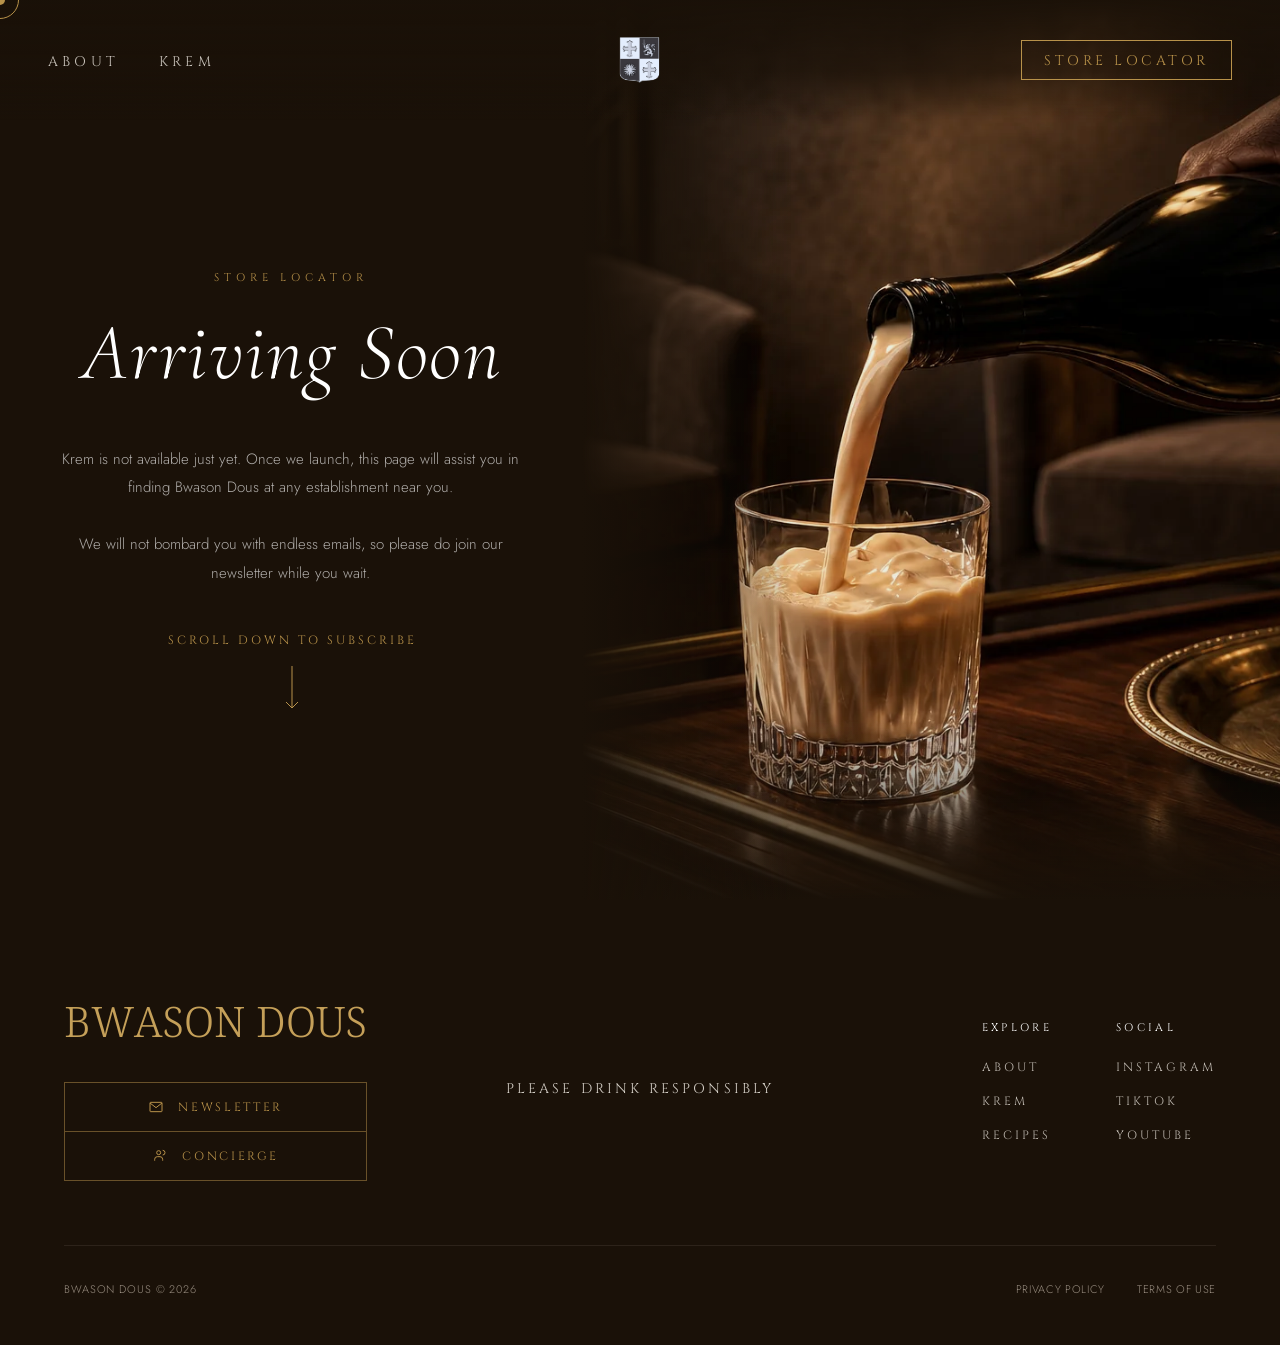
<file: store-locator.html>
<!DOCTYPE html>
<html lang="en">
<head>
  <meta charset="UTF-8">
  <meta name="viewport" content="width=device-width, initial-scale=1.0">
  <link rel="icon" type="image/png" href="/favicon.png">
  <title>Store Locator — Bwason Dous</title>
  <meta name="description" content="Find Bwason Dous near you — coming soon.">

  <!-- SEO -->
  <meta name="keywords" content="Haitian Kremas, Krem, Premium Spirits, The Best Cream Liqueur, Haitian Spirits, Caribbean Spirits, Bwason Dous, Bwason, Dous, Premium Rum, Haitian Liqueur, Liquid Gold, Cream Liqueur">
  <meta name="author" content="Bwason Dous">
  <meta name="robots" content="index, follow">
  <link rel="canonical" href="https://bwasondous.com/store-locator">

  <!-- Open Graph -->
  <meta property="og:title" content="Store Locator — Bwason Dous">
  <meta property="og:description" content="Find Bwason Dous near you — coming soon.">
  <meta property="og:image" content="https://bwasondous.com/images/bwasondouslogo.png">
  <meta property="og:url" content="https://bwasondous.com/store-locator">
  <meta property="og:type" content="website">

  <!-- Twitter/X Card -->
  <meta name="twitter:card" content="summary_large_image">
  <meta name="twitter:title" content="Store Locator — Bwason Dous">
  <meta name="twitter:description" content="Find Bwason Dous near you — coming soon.">
  <meta name="twitter:image" content="https://bwasondous.com/images/bwasondouslogo.png">

  <link rel="preconnect" href="https://fonts.googleapis.com">
  <link rel="preconnect" href="https://fonts.gstatic.com" crossorigin>
  <link href="https://fonts.googleapis.com/css2?family=Cormorant+Garamond:ital,wght@0,300;0,400;0,500;1,300;1,400&family=Cinzel:wght@400;500&family=Jost:wght@200;300;400&family=Noto+Serif+Ethiopic:wght@400;500;600&family=Pinyon+Script&display=swap" rel="stylesheet">
  <link rel="stylesheet" href="style.css">
</head>
<body class="terms-page store-locator-page">

<div id="cursor"></div>
<div id="cursorRing"></div>

<nav id="main-nav" class="scrolled">
  <button class="mobile-menu-toggle" aria-label="Toggle navigation" onclick="toggleMobileMenu()">
    <span></span>
    <span></span>
    <span></span>
  </button>

  <ul class="nav-links">
    <li><a href="/#intro">About</a></li>
    <li class="nav-item-dropdown">
      <a href="/krem">Krem</a>
      <ul class="nav-dropdown">
        <li><a href="/recipes">Recipes</a></li>
      </ul>
    </li>
  </ul>

  <a href="/" class="nav-logo desktop-logo-only">
    <img src="images/bwason-dous-logo.png" alt="Bwason Dous Logo">
  </a>

  <a href="/" class="nav-logo mobile-logo-only">
    <img src="images/bwason-dous-logo.png" alt="Bwason Dous Logo Mobile">
  </a>

  <a href="/store-locator" class="nav-reserve">Store Locator</a>

  <div class="mobile-menu-drawer" id="mobileDrawer">
    <ul class="mobile-nav-links">
      <li><a href="/" onclick="toggleMobileMenu()">Home</a></li>
      <li><a href="/krem" onclick="toggleMobileMenu()">Krem</a></li>
      <li><a href="/recipes" onclick="toggleMobileMenu()">Recipes</a></li>
    </ul>
  </div>
</nav>

<main class="terms-main coming-soon-main store-split">

  <header class="terms-header">
    <p class="terms-eyebrow">Store Locator</p>
    <h1 class="terms-title">Arriving Soon</h1>
    <p class="terms-intro-sub">
      Krem is not available just yet. Once we launch, this page will assist you in finding Bwason Dous at any establishment near you.
      <br/>
      <br/>
      We will not bombard you with endless emails, so please do join our newsletter while you wait.
    </p>
    <a href="#footer-newsletter" class="scroll-cue">
      <span class="scroll-cue-label">Scroll down to subscribe</span>
      <svg class="scroll-cue-arrow" viewBox="0 0 16 44" fill="none" stroke="currentColor" stroke-width="1" aria-hidden="true">
        <path d="M8 0v42"></path>
        <path d="M2 36l6 6 6-6"></path>
      </svg>
    </a>
  </header>

  <figure class="store-split-media">
    <picture>
      <source srcset="images/krem-pour.webp" type="image/webp">
      <img src="images/krem-pour.jpg" alt="Krem being poured into a crystal glass on a brass bar cart" width="1290" height="1000">
    </picture>
  </figure>

</main>

<footer>
  <div class="footer-inner">

    <div class="footer-top">

      <div class="footer-brand">
        <div class="logo desktop-footer-logo">
          Bwason Dous
        </div>

        <div class="footer-action-group" id="footer-newsletter">
          <a href="/newsletter" class="footer-action-btn">
            <svg viewBox="0 0 24 24" fill="none" stroke="currentColor" stroke-width="1.5">
              <rect x="3" y="5" width="18" height="14" rx="1"></rect>
              <path d="M3 6l9 7 9-7"></path>
            </svg>
            Newsletter
          </a>
          <a href="/concierge" class="footer-action-btn">
            <svg viewBox="0 0 24 24" fill="none" stroke="currentColor" stroke-width="1.5">
              <path d="M4 19v-2a4 4 0 0 1 4-4h4a4 4 0 0 1 4 4v2"></path>
              <circle cx="10" cy="7" r="3"></circle>
              <path d="M16 3.5a3 3 0 0 1 0 7"></path>
            </svg>
            Concierge
          </a>
        </div>
      </div>

      <div class="footer-nav-columns">
        <a href="/store-locator" class="footer-mobile-link">Store Locator</a>
        <div class="footer-nav-col">
          <button type="button" class="footer-col-title" onclick="toggleFooterCol(this)" aria-expanded="false">
            Explore
            <svg class="footer-col-chevron" viewBox="0 0 24 24" fill="none" stroke="currentColor" stroke-width="1.5">
              <path d="M6 9l6 6 6-6"></path>
            </svg>
          </button>
          <ul class="footer-links">
            <li><a href="/#intro">About</a></li>
            <li><a href="/krem">Krem</a></li>
            <li><a href="/recipes">Recipes</a></li>
          </ul>
        </div>
        <div class="footer-nav-col">
          <button type="button" class="footer-col-title" onclick="toggleFooterCol(this)" aria-expanded="false">
            Social
            <svg class="footer-col-chevron" viewBox="0 0 24 24" fill="none" stroke="currentColor" stroke-width="1.5">
              <path d="M6 9l6 6 6-6"></path>
            </svg>
          </button>
          <ul class="footer-links">
            <li><a href="https://instagram.com/bwasondous" target="_blank" rel="noopener">Instagram</a></li>
            <li><a href="https://www.tiktok.com/@bwasondous" target="_blank" rel="noopener">TikTok</a></li>
            <li><a href="https://www.youtube.com/@bwasondous" target="_blank" rel="noopener">YouTube</a></li>
          </ul>
        </div>
      </div>

      <p class="footer-drink-responsibly">Please Drink Responsibly</p>

    </div>

    <div class="footer-bottom-strip">
      <p class="footer-copyright">Bwason Dous © 2026</p>
      <div class="footer-legal-links">
        <a href="/privacy-policy">Privacy Policy</a>
        <a href="/terms-of-use">Terms of Use</a>
      </div>
    </div>

  </div>
</footer>

<script src="script.js"></script>
</body>
</html>
</file>
<file: style.css>
*, *::before, *::after { box-sizing: border-box; margin: 0; padding: 0; }

:root {
  --cream: #F5F0E8;
  --cream-dark: #EDE6D6;
  --espresso: #1A1108;
  --mahogany: #5C2E0E;
  --gold: #B8924A;
  --gold-light: #D4AD72;
  --sand: #C9B89A;
  --warm-gray: #9A8F82;
  --deep-red: #7A1E1E;
  --font-display: 'Cinzel', serif;
  --font-serif: 'Cormorant Garamond', serif;
  --font-body: 'Jost', sans-serif;
  --font-script: 'Noto Serif Ethiopic', serif;
}

html { scroll-behavior: smooth; }

body {
  background: var(--espresso);
  color: var(--espresso);
  font-family: var(--font-body);
  font-weight: 300;
  overflow-x: hidden;
}

/* ── AGE GATE ── */
#age-gate {
  position: fixed;
  inset: 0;
  background: black;
  display: flex;
  align-items: center;
  justify-content: center;
  z-index: 9999;
  transition: opacity 0.8s ease, visibility 0.8s ease;
}
#age-gate.hidden { opacity: 0; visibility: hidden; pointer-events: none; }

.age-gate-inner {
  text-align: center;
  padding: 3rem 2rem;
  max-width: 520px;
  width: 100%;
}

.age-gate-ornament {
  width: 48px;
  height: 48px;
  margin: 0 auto 2rem;
  opacity: 0.7;
}

.age-gate-eyebrow {
  font-family: var(--font-display);
  font-size: 10px;
  letter-spacing: 0.3em;
  color: var(--gold);
  margin-bottom: 1.5rem;
  text-transform: uppercase;
}

/* Updated with Noto Serif Ethiopic */
.age-gate-title {
  font-family: var(--font-script);
  font-size: clamp(3.5rem, 8vw, 5rem);
  font-weight: 400;
  color: var(--gold);
  line-height: 1.1;
  margin-bottom: 3rem;
  text-transform: uppercase;
}

.age-gate-subtitle {
  font-family: var(--font-body);
  font-size: 15px;
  font-weight: 200;
  letter-spacing: 0.12em;
  color: var(--sand);
  margin-bottom: 3rem;
  line-height: 1.8;
}

.age-gate-question {
  font-family: var(--font-display);
  font-size: 13px;
  letter-spacing: 0.25em;
  color: var(--warm-gray);
  margin-bottom: 1.5rem;
  text-transform: uppercase;
}

.age-gate-buttons {
  display: flex;
  gap: 1rem;
  justify-content: center;
  flex-wrap: nowrap;
}

.btn-age {
  font-family: var(--font-display);
  font-size: 13px;
  letter-spacing: 0.25em;
  text-transform: uppercase;
  white-space: nowrap;
  flex: 1;
  border: none;
  cursor: pointer;
  padding: 1rem 2.5rem;
  transition: all 0.3s ease;
}

.btn-age-yes {
  background: var(--gold);
  color: var(--espresso);
}
.btn-age-yes:hover { background: var(--gold-light); }

.btn-age-no {
  background: transparent;
  color: var(--warm-gray);
  border: 1px solid rgba(154,143,130,0.3);
}
.btn-age-no:hover { color: var(--cream); border-color: rgba(197,184,154,0.5); }

.age-gate-legal {
  margin-top: 2.5rem;
  font-size: 12px;
  color: rgba(154,143,130,0.6);
  letter-spacing: 0.08em;
  line-height: 1.8;
}

#age-denied {
  display: none;
  color: var(--deep-red);
  font-family: var(--font-serif);
  font-style: italic;
  font-size: 1rem;
  margin-top: 1.5rem;
}

/* ── NAV (Updated to CSS Grid for Centering) ── */
nav {
  position: fixed;
  top: 0;
  left: 0;
  right: 0;
  z-index: 1000; 
  
  /* 1. Change from flexbox to a perfectly balanced 3-column grid */
  display: grid;
  grid-template-columns: 1fr auto 1fr; 
  align-items: center;
  
  padding: 0 3rem;
  height: 120px; 
  
  background: linear-gradient(to bottom, 
    rgba(0, 0, 0, 0.9) 0%, 
    rgba(0, 0, 0, 0.4) 50%, 
    transparent 100%);
  
  transition: transform 0.3s ease;
}

/* You can keep or remove the .scrolled class. 
   If you want a blur effect only when moving, keep this: */
nav.scrolled {
  backdrop-filter: blur(8px);
  -webkit-backdrop-filter: blur(8px);
}

.nav-links {
  display: flex;
  gap: 2.5rem;
  list-style: none;
  justify-content: flex-start;
}

.nav-links a {
  font-family: var(--font-display);
  font-size: 14px;
  letter-spacing: 0.3em;
  text-transform: uppercase;
  color: rgba(245,240,232,0.8);
  text-decoration: none;
  transition: color 0.3s;
}
.nav-links a:hover { color: var(--gold); }

/* Forces the middle logo to sit at the exact mathematical center of the screen */
.nav-logo {
  display: flex;
  justify-content: center;
  align-items: center;
  text-decoration: none;
}

.nav-logo img {
  filter: none;
}

/* Forces the right-side store-locator button to stick to the far right of its grid track */
.nav-reserve {
  justify-self: flex-end;
  font-family: var(--font-display);
  font-size: 14px;
  letter-spacing: 0.25em;
  text-transform: uppercase;
  color: var(--gold);
  text-decoration: none;
  background: transparent;
  border: 1px solid var(--gold);
  padding: 0.6rem 1.4rem;
  transition: all 0.3s;
}

.nav-reserve:hover {
  background: var(--gold);
  color: var(--espresso);
  border-color: var(--gold);
}

/* Krem page only — cream background makes the gold button hard to read,
   so this page gets a white-outline version instead */
.krem-page .nav-reserve {
  color: #FFFFFF;
  border-color: #FFFFFF;
}

.krem-page .nav-reserve:hover {
  background: #FFFFFF;
  color: #000000;
  border-color: #FFFFFF;
}

/* ── HERO ── */
#hero {
  height: 100vh;
  background: var(--espresso); /* Keep this solid */
  display: flex;
  flex-direction: column;
  align-items: center;
  justify-content: flex-end;
  padding-bottom: 8vh;
  position: relative;
  overflow: hidden;
}

.hero-bg {
  position: absolute;
  inset: 0;
  /* This creates the localized glows without making the whole page light */
  background: 
    radial-gradient(ellipse at 30% 60%, rgba(92,46,14,0.5) 0%, transparent 60%),
    radial-gradient(ellipse at 70% 40%, rgba(122,30,30,0.3) 0%, transparent 50%),
    var(--espresso); 
}

.hero-pattern {
  position: absolute;
  inset: 0;
  opacity: 0.04;
  background-image:
    repeating-linear-gradient(45deg, var(--gold) 0, var(--gold) 1px, transparent 0, transparent 50%);
  background-size: 40px 40px;
}

.hero-content {
  position: relative;
  text-align: center;
  z-index: 2;
}

.hero-eyebrow {
  font-family: var(--font-display);
  font-size: 15px;
  letter-spacing: 0.4em;
  color: var(--gold);
  text-transform: uppercase;
  margin-bottom: 2rem;
}

.hero-title {
  font-family: var(--font-serif);
  font-size: clamp(3rem, 8vw, 6.5rem);
  font-weight: 300;
  font-style: italic;
  color: var(--cream);
  line-height: 1.05;
  margin-bottom: 1.2rem;
  letter-spacing: 0.02em;
}

.hero-tagline {
  font-family: var(--font-display);
  font-size: 15px;
  letter-spacing: 0.35em;
  color: var(--sand);
  text-transform: uppercase;
  margin-bottom: 3rem;
}

.hero-divider {
  position: absolute;
  bottom: -1px; /* Fastens tightly to prevent any underlying micro-gaps */
  left: 0;
  right: 0;
  height: 150px; /* Controls how long and gradual the fade is */
  
  /* CHANGES THE DESTINATION COLOR TO PURE BLACK */
  background: linear-gradient(to bottom, rgba(0, 0, 0, 0) 0%, #000000 100%);
  z-index: 4;
}

.btn-primary {
  display: inline-block;
  font-family: var(--font-display);
  font-size: 10px;
  letter-spacing: 0.3em;
  text-transform: uppercase;
  text-decoration: none;
  background: var(--gold);
  color: var(--espresso);
  padding: 1.1rem 3rem;
  border: none;
  cursor: pointer;
  transition: all 0.3s ease;
}
.btn-primary:hover { background: var(--gold-light); }

.hero-divider {
  position: absolute;
  bottom: 0;
  left: 0;
  right: 0;
  height: 150px; /* Taller fade for a smoother look */
  /* This fades from transparent espresso into your body's cream color */
  background: linear-gradient(to bottom, transparent, var(--black));
  z-index: 1;
}

.hero-image-focus {
  position: absolute;
  inset: 0; /* Forces the image wrapper to touch all 4 corners of the hero screen */
  width: 100vw; /* Forces full viewport width */
  height: 100vh; /* Forces full viewport height */
  z-index: 1;
}

.hero-image-focus img {
  width: 100% !important;
  height: 100% !important;
  /* 'cover' cuts off the letterbox bars and stretches the image across the entire space */
  object-fit: cover !important; 
  /* 'center' ensures the main focal point stays balanced when cropping happens */
  object-position: center; 
}

.hero-overlay {
  position: absolute;
  inset: 0;
  /* Adds a subtle dark tint so the white text is readable */
  background: linear-gradient(to top, rgba(0,0,0,0.7) 0%, transparent 70%);
  z-index: 2;
}

/* This ensures your text sits on top of the image */
.hero-content {
  position: relative;
  z-index: 3;
}

/* ── SECTIONS ── */
section { position: relative; }

/* ── INTRO ── */
/* --- Make Intro Section Black --- */
#intro {
  background: #000000 !important; /* Force background to black */
  padding: 8rem 0; /* Ensures consistent padding around content */
  position: relative;
}

.intro-inner {
  max-width: 1200px;
  margin: 0 auto;
  padding: 0 4rem;
  display: grid;
  grid-template-columns: 1fr 1fr;
  gap: 6rem;
  align-items: center;
}

.intro-image-wrap {
  position: relative;
  display: flex;           /* Enables flexbox for centering */
  align-items: center;     /* Centers vertically */
  justify-content: center; /* Centers horizontally */
  padding: 3rem;           /* Added: Creates breathing room inside the gold box */
}

.intro-featured-image {
  max-width: 100%;          /* Ensures it stays within the box width */
  height: auto;            /* Maintains original aspect ratio */
  max-height: 400px;       /* Keeps it proportional to the text column */
  object-fit: contain;     /* Ensures no part of the crest is cropped */
  display: block;
  filter: drop-shadow(0 10px 30px rgba(0,0,0,0.05)); /* Soft shadow for depth */
}

.intro-image-placeholder {
  width: 100%;
  aspect-ratio: 3/4;
  background: linear-gradient(135deg, #3D2008 0%, #7A3A10 40%, #5C2E0E 100%);
  display: flex;
  align-items: center;
  justify-content: center;
}

.intro-image-placeholder svg {
  opacity: 0.2;
  width: 80px;
}

.intro-accent-line {
  position: absolute;
  top: 0;
  left: 0;
  right: 0;
  bottom: 0;
  border: 1px solid rgba(184, 146, 74, 0.25);
  pointer-events: none;
  z-index: 1;
}

.intro-eyebrow {
  font-family: var(--font-display);
  font-size: 12px;
  letter-spacing: 0.35em;
  color: var(--gold);
  text-transform: uppercase;
  margin-bottom: 1.5rem;
}

.intro-heading {
  font-family: var(--font-serif);
  font-size: clamp(2rem, 3.5vw, 2.8rem);
  font-weight: 300;
  line-height: 1.25;
  color: var(--espresso);
  margin-bottom: 2rem;
}

.intro-body {
  font-size: 15px;
  line-height: 1.9;
  color: #4A3728;
  margin-bottom: 1.5rem;
}

/* ── FULL BLEED ── */
#manifesto {
  background: var(--mahogany);
  padding: 10rem 4rem;
  text-align: center;
  position: relative;
  overflow: hidden;
}

#manifesto::before {
  content: '';
  position: absolute;
  inset: 0;
  background-image: repeating-linear-gradient(
    0deg, rgba(245,240,232,0.03) 0, rgba(245,240,232,0.03) 1px, transparent 1px, transparent 60px
  );
}

.manifesto-quote {
  font-family: var(--font-serif);
  font-size: clamp(2rem, 4.5vw, 3.5rem);
  font-weight: 300;
  font-style: italic;
  color: var(--cream);
  line-height: 1.3;
  max-width: 820px;
  margin: 0 auto 2rem;
  position: relative;
  z-index: 1;
}

.manifesto-attr {
  font-family: var(--font-display);
  font-size: 10px;
  letter-spacing: 0.35em;
  color: var(--gold);
  text-transform: uppercase;
  position: relative;
  z-index: 1;
}

/* ── KREM FEATURE ── */
#krem {
  background: var(--cream-dark);
  padding: 8rem 0 16rem;
}

@media (min-width: 769px) {
  #krem {
    padding: 14rem 0 16rem;
  }
}

/* ── KREM FEATURE IMAGE ── */
.krem-feature-image {
  padding: 9rem 0 0rem;
}

.krem-feature-image img {
  width: 100%;
  height: 60vh;
  object-fit: cover;
  object-position: center;
  display: block;
}

@media (min-width: 769px) {
  .krem-feature-image img {
    height: auto;
    object-fit: fill;
  }
}

.krem-inner {
  max-width: 1200px;
  margin: 0 auto;
  padding: 0 4rem;
}

.krem-header {
  display: flex;
  align-items: baseline;
  justify-content: space-between;
  margin-bottom: 5rem;
  border-bottom: 1px solid rgba(26,17,8,0.12);
  padding-bottom: 1.5rem;
}

.krem-title {
  font-family: var(--font-display);
  font-size: 11px;
  letter-spacing: 0.35em;
  text-transform: uppercase;
  color: var(--warm-gray);
}

.krem-coming {
  font-family: var(--font-serif);
  font-size: 1.2rem;
  font-style: italic;
  color: var(--gold);
}

.krem-hero-text {
  font-family: var(--font-serif);
  font-size: clamp(2.5rem, 5vw, 4.5rem);
  font-weight: 300;
  line-height: 1.15;
  color: var(--espresso);
  max-width: 700px;
  margin-bottom: 5rem;
}

.krem-grid {
  display: grid;
  grid-template-columns: repeat(3, 1fr);
  gap: 3rem;
}

.krem-card {
  border-top: 1px solid rgba(26,17,8,0.15);
  padding-top: 2rem;
}

.krem-card-num {
  font-family: var(--font-serif);
  font-size: 5rem;
  font-weight: 300;
  color: rgba(26,17,8,0.08);
  line-height: 1;
  margin-bottom: 1rem;
}

.krem-card-title {
  font-family: var(--font-display);
  font-size: 12px;
  letter-spacing: 0.25em;
  text-transform: uppercase;
  color: var(--espresso);
  margin-bottom: 1rem;
}

.krem-card-body {
  font-size: 15px;
  line-height: 1.85;
  color: #5A4232;
}

/* ── SPECS / DETAILS ── */
#details {
  background: #2A1A0A;
  padding: 10rem 4rem;
}

.details-inner {
  max-width: 1200px;
  margin: 0 auto;
  display: grid;
  grid-template-columns: 1fr 1fr;
  gap: 8rem;
  align-items: center;
}

.details-visual {
  position: relative;
}

.bottle-silhouette {
  width: 100%;
  max-width: 320px;
  margin: 0 auto;
  display: block;
}

.details-content .section-eyebrow {
  font-family: var(--font-display);
  font-size: 13px;
  letter-spacing: 0.35em;
  text-transform: uppercase;
  color: var(--gold);
  margin-bottom: 3rem;
}

.details-table {
  width: 100%;
  border-collapse: collapse;
}

.details-table tr {
  border-bottom: 1px solid rgba(245,240,232,0.08);
}

.details-table td {
  padding: 1.2rem 0;
  font-size: 13px;
  letter-spacing: 0.06em;
}

.details-table td:first-child {
  color: var(--warm-gray);
  font-family: var(--font-display);
  font-size: 13px;
  letter-spacing: 0.25em;
  text-transform: uppercase;
}

.details-table td:last-child {
  color: var(--cream);
  text-align: right;
  font-family: var(--font-serif);
  font-size: 1.1rem;
  font-style: italic;
}

/* ── RESERVE ── */
#reserve {
  background: var(--cream-dark);
  padding: 10rem 4rem;
  text-align: center;
}

.reserve-eyebrow {
  font-family: var(--font-display);
  font-size: 13px;
  letter-spacing: 0.35em;
  text-transform: uppercase;
  color: var(--gold);
  margin-bottom: 2rem;
}

.reserve-title {
  font-family: var(--font-serif);
  font-size: clamp(2.5rem, 5vw, 4rem);
  font-weight: 300;
  font-style: italic;
  color: var(--espresso);
  margin-bottom: 1.5rem;
  line-height: 1.2;
}

.reserve-sub {
  font-size: 16px;
  font-weight: 200;
  letter-spacing: 0.1em;
  color: var(--warm-gray);
  margin-bottom: 3rem;
  max-width: 480px;
  margin-left: auto;
  margin-right: auto;
  line-height: 1.8;
}

.reserve-form {
  display: flex;
  gap: 0;
  max-width: 480px;
  margin: 0 auto;
  border: 1px solid rgba(26,17,8,0.2);
}

.reserve-form input {
  flex: 1;
  padding: 1rem 1.5rem;
  font-family: var(--font-body);
  font-size: 13px;
  letter-spacing: 0.06em;
  border: none;
  outline: none;
  background: transparent;
  color: var(--espresso);
}

.reserve-form input::placeholder { color: var(--warm-gray); }

.reserve-form button {
  padding: 1rem 2rem;
  background: var(--espresso);
  color: var(--cream);
  border: none;
  font-family: var(--font-display);
  font-size: 10px;
  letter-spacing: 0.25em;
  text-transform: uppercase;
  cursor: pointer;
  transition: background 0.3s;
  white-space: nowrap;
}
.reserve-form button:hover { background: var(--mahogany); }

/* ── FOOTER ── */
footer {
  background: var(--espresso);
  padding: 6rem 4rem 3rem;
}

.footer-inner {
  max-width: 1400px;
  margin: 0 auto;
  display: flex;
  flex-direction: column;
  gap: 4rem;
}

/* ── TOP ROW: brand + action buttons on left, link columns on right ── */
.footer-top {
  position: relative;
  display: grid;
  grid-template-columns: minmax(260px, 340px) 1fr;
  gap: 5rem;
  align-items: center;
}

.footer-brand {
  display: flex;
  flex-direction: column;
  gap: 2.2rem;
  width: -moz-fit-content;
  width: fit-content;
  justify-self: start;
}

.footer-brand .logo {
  text-align: left;
  font-size: 42px;
  white-space: nowrap;
}

/* ── STACKED ACTION BUTTONS (Newsletter / Concierge) ── */
.footer-action-group {
  display: flex;
  flex-direction: column;
  width: 100%;
}

.footer-action-btn {
  display: flex;
  align-items: center;
  justify-content: center;
  width: 100%;
  gap: 0.9rem;
  background: transparent;
  border: 1px solid rgba(184, 146, 74, 0.5);
  padding: 1rem 1.3rem;
  font-family: var(--font-display);
  font-size: 12px;
  letter-spacing: 0.22em;
  text-transform: uppercase;
  color: var(--gold);
  text-decoration: none;
  text-align: center;
  white-space: nowrap;
  transition: background 0.3s, color 0.3s, border-color 0.3s;
}

.footer-action-group .footer-action-btn:first-child {
  border-bottom: none;
}

.footer-action-btn:hover {
  background: var(--gold);
  color: var(--espresso);
  border-color: var(--gold);
}

.footer-action-btn svg {
  width: 16px;
  height: 16px;
  flex-shrink: 0;
  stroke: currentColor;
}

/* ── LINK COLUMNS ── */
.footer-nav-columns {
  display: flex;
  gap: 4rem;
  justify-self: end;
  text-align: left;
}

.footer-col-title {
  display: flex;
  align-items: center;
  justify-content: flex-start;
  gap: 0.5rem;
  width: 100%;
  background: transparent;
  border: none;
  padding: 0;
  appearance: none;
  -webkit-appearance: none;
  font-family: var(--font-display);
  font-size: 11px;
  letter-spacing: 0.3em;
  text-transform: uppercase;
  color: #FFFFFF;
  text-align: left;
  cursor: default;
  margin-bottom: 1.2rem;
}

.footer-col-chevron {
  display: none;
  width: 12px;
  height: 12px;
  flex-shrink: 0;
  transition: transform 0.3s ease;
}

/* Store Locator link — mobile-only, sits above the Explore/Social columns in the footer */
.footer-mobile-link {
  display: none;
}

.footer-links {
  list-style: none;
  text-align: left;
}

.footer-links li {
  margin-bottom: 0.7rem;
}

.footer-links a {
  font-family: var(--font-display);
  font-size: 12px;
  letter-spacing: 0.25em;
  text-transform: uppercase;
  color: rgba(245,240,232,0.75);
  text-decoration: none;
  transition: color 0.3s;
}
.footer-links a:hover { color: var(--gold); }

/* ── DRINK RESPONSIBLY TAGLINE ── */
.footer-drink-responsibly {
  position: absolute;
  top: 50%;
  left: 0;
  width: 100%;
  transform: translateY(-50%);
  text-align: center;
  font-family: var(--font-display);
  font-size: 14px;
  letter-spacing: 0.22em;
  text-transform: uppercase;
  color: rgba(245, 240, 232, 0.85);
  margin: 0;
  pointer-events: none;
}

/* ── BOTTOM LEGAL STRIP (horizontal, Moët-style) ── */
.footer-bottom-strip {
  display: flex;
  justify-content: space-between;
  align-items: center;
  flex-wrap: wrap;
  gap: 1rem 2rem;
  border-top: 1px solid rgba(154, 143, 130, 0.15);
  padding-top: 2.2rem;
}

.footer-copyright {
  font-size: 11px;
  letter-spacing: 0.08em;
  color: var(--warm-gray);
  text-transform: uppercase;
}

.footer-legal-links {
  display: flex;
  gap: 2rem;
  flex-wrap: wrap;
}

.footer-legal-links a {
  font-family: var(--font-body);
  font-size: 11px;
  letter-spacing: 0.06em;
  text-transform: uppercase;
  color: var(--warm-gray);
  text-decoration: none;
  transition: color 0.3s;
}
.footer-legal-links a:hover {
  color: var(--gold);
}

.logo {
  font-family: 'Noto Serif Ethiopic', serif !important;
  color: #c5a059 !important;
  font-size: 48px;
  text-align: center;
  line-height: 1.2;
  display: block;
  text-transform: uppercase;
}

.logo .tm-logo {
  font-family: 'Jost', sans-serif !important;
  font-weight: 400;
  font-size: 14px;
  color: #c5a059;
  vertical-align: super;
  margin-left: 2px;
}

/* ── ORNAMENT SVG ── */
.ornament {
  display: block;
  margin: 0 auto 1.5rem;
}

/* ── SCROLL REVEAL ── */
.reveal {
  opacity: 0;
  transform: translateY(24px);
  transition: opacity 0.9s ease, transform 0.9s ease;
}
.reveal.visible {
  opacity: 1;
  transform: translateY(0);
}

@media (max-width: 900px) {
  .intro-inner, .details-inner { grid-template-columns: 1fr; gap: 3rem; }
  .krem-grid { grid-template-columns: 1fr; }
  nav { padding: 0 1.5rem; }
  #manifesto, #details, #reserve { padding: 6rem 2rem; }
  .intro-inner, .krem-inner { padding: 0 2rem; }
}

/* --- LOGO FIX --- */
.nav-logo img {
  height: 114.55px; /* Reduced 15% from 134.76px */
  width: auto;
  display: block;
  /* No filter: show the crest in its true colors */
  filter: none;
}

/* ── INTRO IMAGE STYLING ── */
/* ==========================================================================
   FIXES: GRADIENT FADE AND ISOLATED BLACK INTRO SECTION
   ========================================================================== */

/* 1. Update the divider gradient to fade from transparent to solid black */
.hero-divider {
  position: absolute;
  bottom: -2px; /* Pull down slightly to eliminate any hairline cream cracks */
  left: 0;
  right: 0;
  height: 150px; 
  background: linear-gradient(to bottom, rgba(0, 0, 0, 0) 0%, #000000 100%) !important;
  z-index: 4;
}

#hero {
  height: 100vh;
  width: 100vw; /* Ensures the container fills the screen edge-to-edge */
  max-width: 100%;
  position: relative;
  overflow: hidden;
  background: #000000; /* Changes any remaining structural backdrop to absolute black */
  display: flex;
  flex-direction: column;
  align-items: center;
  justify-content: flex-end;
  padding-bottom: 8vh;
}

/* 2. REMOVED #intro from the transparent rule below so it can accept the color black */
#reserve {
background-color: var(--cream);
}

/* 3. Explicitly isolate the black background layout onto the intro section only */
#intro {
  background: #000000 !important;
  position: relative;
  z-index: 3;
  padding: 8rem 0;
}

/* 4. Force the typography containers inside the intro wrapper to use high-contrast light colors */
#intro .intro-heading {
  color: var(--cream) !important;
}

#intro .intro-body {
  color: #FFFFFF !important;
}

#intro .intro-eyebrow {
  color: var(--gold-light) !important;
}

/* 5. Clean layout adjustment for the featured crest image on a dark background */
#intro .intro-featured-image {
  border: 1px solid rgba(184, 146, 74, 0.3) !important;
  box-shadow: 0 25px 50px rgba(0, 0, 0, 0.8) !important;
}

/* Keep these sections solid for that luxury contrast */
#manifesto { background: var(--mahogany); }
#details { background: #2A1A0A; } /* Deep espresso/brown */
#krem { background: var(--cream-dark); }

/* --- Global Cursor Eraser --- */
*, *::before, *::after, body, html, a, button, input, select, textarea {
  cursor: none !important;
}

/* --- Custom Cursor Logic --- */
#cursor {
  position: fixed;
  width: 10px;
  height: 10px;
  background: var(--gold);
  border-radius: 50%;
  pointer-events: none;
  z-index: 100000;
  transform: translate3d(0, 0, 0);
}

#cursorRing {
  position: fixed;
  width: 38px;
  height: 38px;
  border: 1px solid var(--gold);
  border-radius: 50%;
  pointer-events: none;
  z-index: 100000;
  transform: translate3d(0, 0, 0);
}

/* Hide custom cursor on all touch devices (mobile + tablet) */
@media (pointer: coarse), (hover: none) {
  #cursor, #cursorRing {
    display: none !important;
  }
}

/* Privacy Page */

.privacy-page {
  background: #1A1108; /* --espresso */
  color: #FFFFFF;
  font-family: 'Jost', sans-serif;
  font-weight: 300;
}

/* â”€â”€ HEADER HERO AREA â”€â”€ */
.privacy-main {
  max-width: 860px;
  margin: 0 auto;
  padding: 0 2.5rem 8rem;
}

.privacy-header {
  padding: 180px 0 5rem;
  text-align: center;
}

.privacy-eyebrow {
  font-family: 'Cinzel', serif;
  font-size: 11px;
  letter-spacing: 0.45em;
  text-transform: uppercase;
  color: #B8924A;
  margin-bottom: 1.5rem;
}

.privacy-title {
  font-family: 'Cormorant Garamond', serif;
  font-size: clamp(3rem, 7vw, 5rem);
  font-weight: 300;
  font-style: italic;
  color: #FFFFFF;
  line-height: 1.1;
  letter-spacing: 0.02em;
  margin-bottom: 2.5rem;
}

/* â”€â”€ BODY CONTENT â”€â”€ */
.privacy-body {
  padding-top: 2rem;
}

/* â”€â”€ SECTION â”€â”€ */
.policy-section {
  margin-bottom: 0;
  padding: 0.5rem 0 1.8rem;
}

.policy-section-title {
  font-family: 'Cinzel', serif;
  font-size: 11px;
  letter-spacing: 0.4em;
  text-transform: uppercase;
  color: #FFFFFF;
  margin-bottom: 1.2rem;
}

.policy-section p {
  font-size: 15px;
  line-height: 1.95;
  color: rgba(255, 255, 255, 0.7);
  font-weight: 300;
  letter-spacing: 0.03em;
  margin-bottom: 1.2rem;
}

.policy-section p:last-child {
  margin-bottom: 0;
}

/* â”€â”€ LIST â”€â”€ */
.policy-list {
  list-style: none;
  padding: 0;
  margin: 1.5rem 0;
  border-left: 1px solid rgba(184, 146, 74, 0.3);
  padding-left: 1.8rem;
}

.policy-list li {
  font-size: 15px;
  line-height: 1.85;
  color: rgba(255, 255, 255, 0.65);
  letter-spacing: 0.03em;
  margin-bottom: 0.8rem;
  font-weight: 300;
}

.policy-list li:last-child {
  margin-bottom: 0;
}

.policy-label {
  font-family: 'Cinzel', serif;
  font-size: 10px;
  letter-spacing: 0.25em;
  text-transform: uppercase;
  color: rgba(255, 255, 255, 0.5);
  margin-right: 0.6rem;
}

/* â”€â”€ INLINE EMPHASIS â”€â”€ */
.policy-em {
  font-family: 'Cormorant Garamond', serif;
  font-style: italic;
  font-size: 1.05em;
  color: rgba(255, 255, 255, 0.9);
}

/* â”€â”€ DIVIDER â”€â”€ */
.policy-divider {
  display: none;
}

/* â”€â”€ CONTACT BLOCK â”€â”€ */
.policy-contact-block {
  margin-top: 1.8rem;
  padding: 2rem 2.5rem;
  border: 1px solid rgba(184, 146, 74, 0.2);
  display: inline-block;
}

.policy-contact-name {
  font-family: 'Cinzel', serif !important;
  font-style: normal !important;
  font-size: 13px !important;
  letter-spacing: 0.3em;
  text-transform: uppercase;
  color: #B8924A !important;
  margin-bottom: 0.5rem !important;
}

.policy-contact-block p {
  margin-bottom: 0.3rem !important;
}

.policy-link {
  color: rgba(255, 255, 255, 0.6);
  text-decoration: none;
  border-bottom: 1px solid rgba(184, 146, 74, 0.3);
  padding-bottom: 1px;
  transition: color 0.3s, border-color 0.3s;
}

.policy-link:hover {
  color: #B8924A;
  border-color: #B8924A;
}

/* â”€â”€ NAV OVERRIDE for espresso background â”€â”€ */
.privacy-page #main-nav {
  background: linear-gradient(to bottom,
    rgba(26, 17, 8, 0.98) 0%,
    rgba(26, 17, 8, 0.7) 60%,
    transparent 100%);
}

/* â”€â”€ RESPONSIVE â”€â”€ */
@media (max-width: 700px) {
  .privacy-header {
    padding: 140px 0 4rem;
  }
  .policy-contact-block {
    display: block;
  }
}

/* ── CONCIERGE PAGE ── */

.concierge-page {
  background: #1A1108;
  color: #FFFFFF;
  font-family: 'Jost', sans-serif;
  font-weight: 300;
}

.concierge-page #main-nav {
  background: linear-gradient(to bottom,
    rgba(26, 17, 8, 0.98) 0%,
    rgba(26, 17, 8, 0.7) 60%,
    transparent 100%);
}

/* ── LAYOUT ── */
.concierge-main {
  max-width: 680px;
  margin: 0 auto;
  padding: 0 2.5rem 7rem;
}

/* ── HEADER ── */
.concierge-header {
  /* Increased bottom padding from 2.5rem to 4.5rem to create more separation */
  padding: 160px 0 7.5rem; 
  text-align: center;
}

.concierge-eyebrow {
  font-family: 'Cinzel', serif;
  font-size: 11px;
  letter-spacing: 0.45em;
  text-transform: uppercase;
  color: #B8924A;
  margin-bottom: 1.2rem;
}

.concierge-title {
  font-family: 'Cormorant Garamond', serif;
  font-size: clamp(2.8rem, 6vw, 4.5rem);
  font-weight: 300;
  font-style: italic;
  color: #FFFFFF;
  line-height: 1.1;
  letter-spacing: 0.02em;
  margin: 0;
}

/* ── BODY ── */
.concierge-body {
  text-align: center;
  padding-top: 1rem;
}

.concierge-intro {
  /* 1. Sets it to the clean Jost font used in your policy pages */
  font-family: 'Jost', sans-serif; 
  font-weight: 300;
  
  /* 2. Overrides and removes any inherited ALL CAPS rules */
  text-transform: none !important; 
  
  /* Keeping your existing perfect line dimensions */
  font-size: 16px;
  line-height: 1.9;
  color: rgba(255, 255, 255, 0.65);
  letter-spacing: 0.03em;
  margin-bottom: 0.6rem;
}

/* Adds an elegant padding block strictly beneath the paragraph containing the email */
.concierge-body .concierge-intro:last-of-type {
  margin-bottom: 3.5rem; /* Adjust this value to get your desired spacing */
}

.concierge-link {
  color: rgba(255, 255, 255, 0.85);
  text-decoration: none;
  border-bottom: 1px solid rgba(184, 146, 74, 0.45);
  padding-bottom: 1px;
  transition: color 0.3s, border-color 0.3s;
}

.concierge-link:hover {
  color: #B8924A;
  border-color: #B8924A;
}

.concierge-rule {
  width: 40px;
  height: 1px;
  background: rgba(184, 146, 74, 0.4);
  margin: 2.5rem auto;
}

/* ── FORM ── */
.concierge-form {
  text-align: left;
}

.concierge-row {
  display: grid;
  grid-template-columns: 1fr 1fr;
  gap: 1.2rem;
}

.concierge-field {
  display: flex;
  flex-direction: column;
  margin-bottom: 1.4rem;
}

.concierge-label {
  font-family: 'Cinzel', serif;
  font-size: 9px;
  letter-spacing: 0.35em;
  text-transform: uppercase;
  color: rgba(255, 255, 255, 0.4);
  margin-bottom: 0.6rem;
}

.concierge-input {
  background: transparent;
  border: none;
  border-bottom: 1px solid rgba(255, 255, 255, 0.15);
  color: #FFFFFF;
  font-family: 'Jost', sans-serif;
  font-size: 14px;
  font-weight: 300;
  letter-spacing: 0.03em;
  padding: 0.5rem 0;
  outline: none;
  transition: border-color 0.3s;
  width: 100%;
}

.concierge-input::placeholder {
  color: rgba(255, 255, 255, 0.329);
  font-family: 'Cinzel', serif;
  font-size: 12px;
}

.concierge-input:focus {
  border-bottom-color: #B8924A;
}

.concierge-textarea {
  resize: none;
  line-height: 1.8;
}

/* ── SUBMIT ── */
.concierge-submit {
  margin-top: 0.8rem;
  background: transparent !important;
  border: 1px solid rgba(184, 146, 74, 0.5) !important;
  color: #B8924A !important;
  font-family: 'Cinzel', serif;
  font-size: 13px;
  letter-spacing: 0.35em;
  text-transform: uppercase;
  padding: 0.9rem 2.5rem;
  cursor: pointer;
  transition: background 0.3s ease, color 0.3s ease, border-color 0.3s ease;
  display: block;
  margin-left: 0;
  margin-right: auto;
}

.concierge-submit:hover {
  background: var(--gold) !important;       /* Matches the solid gold fill */
  color: var(--espresso) !important;       /* Flips text to crisp dark espresso */
  border-color: var(--gold) !important;
}

.concierge-submit:disabled {
  opacity: 0.5;
  cursor: default;
}

/* ── CONFIRMATION ── */
.concierge-confirm {
  display: none;
  text-align: center;
  margin-top: 1.5rem;
  font-size: 15px;
  letter-spacing: 0.04em;
  color: rgba(255, 255, 255, 0.5);
  
  /* 1. Kept the clean Jost font look */
  font-family: 'Jost', sans-serif;
  font-weight: 300;
  text-transform: none !important;
  
  /* 2. Added the italic property */
  font-style: italic;
}

/* ── RESPONSIVE ── */
@media (max-width: 600px) {
  .concierge-row {
    grid-template-columns: 1fr;
  }
  .concierge-header {
    padding: 130px 0 2rem;
  }
}

/* ==========================================================================
   MOBILE & TABLET OPTIMIZATION (ALL SCREEN SIZES)
   ========================================================================== */

@media (max-width: 1024px) {
  /* ── NAVIGATION ── */
  nav {
    height: 90px;
    padding: 0 1.5rem;
    grid-template-columns: auto 1fr auto; /* Shifts layout balance for smaller widths */
  }
  
  .nav-links {
    gap: 1.5rem;
  }
  
  .nav-links a {
    font-size: 11px;
    letter-spacing: 0.2em;
  }
  
  .nav-logo img {
    height: 84.67px; /* Reduced 15% from 99.61px */
    transform: translateY(2px); /* Nudged down to line up with the About/Krem links */
  }

  .nav-reserve {
    font-size: 11px;
    padding: 0.5rem 1rem;
    letter-spacing: 0.15em;
  }

  /* ── HERO ── */
  #hero {
    padding-bottom: 6vh;
  }
}

@media (min-width: 769px) {
  .age-gate-inner {
    max-width: 700px;
  }

  .age-gate-title {
    font-size: clamp(3rem, 5.5vw, 4.5rem);
    white-space: nowrap;
  }
}

@media (max-width: 768px) {
  /* --- Global Cursor Reset for Touch Devices --- */
  /* Prevents transparent/hidden tap targets on mobile phones */
  *, *::before, *::after, body, html, a, button, input, select, textarea {
    cursor: auto !important;
  }
  #cursor, #cursorRing {
    display: none !important; /* Hides desktop custom hardware-accelerated cursor */
  }

.age-gate-legal {
    font-size: 9px;
    letter-spacing: 0.04em;
  }

  .age-gate-title {
    font-size: clamp(1.7rem, 9vw, 2.35rem);
    white-space: nowrap;
  }

  .age-gate-subtitle {
    font-size: 13px;
  }

/* ── HERO TITLE MOBILE ── */
  .hero-title {
    font-size: clamp(2.5rem, 4vw, 3.25rem);
  }

  /* ── NAV STRUCTURAL COLLAPSE ── */
  nav {
    height: 80px;
    padding: 0 1rem;
    grid-template-columns: 1fr auto; /* Drops the link column track entirely */
  }

  .nav-links {
    display: none; /* Hides desktop links. Ready for a mobile menu toggle if added later */
  }

  .nav-logo {
    justify-self: start;
  }

  .nav-logo img {
    height: 71.72px; /* Reduced 15% from 84.38px */
  }

.concierge-main {
    padding: 0 3.0rem 3rem;
  }

  /* ── INTRO SECTION ── */
  #intro {
    padding: 5rem 0;
  }

  .intro-inner {
    grid-template-columns: 1fr; /* Collapses text and image columns into a stack */
    gap: 3.5rem;
    padding: 0 1.5rem;
  }

  .intro-image-wrap {
    padding: 1.5rem;
    order: 2; /* Pushes the image block underneath the primary copy flow */
  }

  /* ── KREM GRID ── */
  #krem {
    padding: 11rem 0;
  }

  .krem-inner {
    padding: 0 1.5rem;
  }

  .krem-header {
    flex-direction: column;
    gap: 1rem;
    align-items: flex-start;
    margin-bottom: 3.5rem;
  }

  .krem-hero-text {
    margin-bottom: 3.5rem;
  }

  .krem-grid {
    grid-template-columns: 1fr; /* Stack card configurations vertically */
    gap: 2.5rem;
  }

  /* ── DETAILS TABLE ── */
  #details {
    padding: 6rem 1.5rem;
  }

  .details-inner {
    grid-template-columns: 1fr;
    gap: 4rem;
  }

  .bottle-silhouette {
    max-width: 240px; /* Restricts scaling width on small profile Viewports */
  }

  /* ── RESERVE BLOCK ── */
  #reserve {
    padding: 6rem 1.5rem;
  }

  .reserve-title {
    font-size: clamp(1.6rem, 7vw, 2.2rem);
  }

  .reserve-form {
    flex-direction: column; /* Stacks the email input field and CTA button vertically */
    border: none;
    gap: 1rem;
    width: 100%;
  }

  .reserve-form input {
    border: 1px solid rgba(26,17,8,0.2);
    width: 100%;
    padding: 1.1rem 1.5rem;
    text-align: center;
  }

  .reserve-form button {
    width: 100%;
    padding: 1.1rem 2rem;
  }

  /* ── FOOTER STRUCTURAL COLLAPSE ── */
  footer {
    padding: 5rem 2rem 2.5rem;
  }

  .footer-inner {
    gap: 2.5rem;
  }

  .footer-top {
    grid-template-columns: 1fr;
    gap: 3rem;
  }

  .footer-drink-responsibly {
    position: static;
    transform: none;
    width: auto;
    pointer-events: auto;
  }

  .footer-brand {
    justify-self: center;
  }

  .footer-brand .logo {
    text-align: center;
  }

  .footer-action-group {
    margin: 0 auto;
  }

  .footer-nav-columns {
    flex-direction: column;
    justify-self: center;
    align-items: center;
    text-align: center;
    gap: 2rem;
  }

  .footer-col-title,
  .footer-links {
    text-align: center;
  }

  .footer-mobile-link {
    display: block;
    font-family: var(--font-display);
    font-size: 11px;
    letter-spacing: 0.3em;
    text-transform: uppercase;
    color: #FFFFFF;
    text-decoration: none;
    margin-bottom: 0.5rem;
    transition: color 0.3s;
  }

  .footer-mobile-link:hover {
    color: var(--gold);
  }

  .footer-col-title {
    justify-content: center;
    cursor: pointer;
  }

  .footer-col-chevron {
    display: inline-block;
  }

  .footer-nav-col.open .footer-col-chevron {
    transform: rotate(180deg);
  }

  .footer-links {
    max-height: 0;
    overflow: hidden;
    transition: max-height 0.35s ease;
    margin-bottom: 0;
  }

  .footer-nav-col.open .footer-links {
    max-height: 240px;
  }

  .footer-bottom-strip {
    flex-direction: column;
    align-items: center;
    text-align: center;
    gap: 1rem;
  }

  .footer-legal-links {
    justify-content: center;
  }
}

@media (max-width: 480px) {
  /* ── FINE-TUNED TYPOGRAPHY SCALING FOR SMALL SCREENS ── */
  .hero-tagline {
    font-size: 12px;
    letter-spacing: 0.25em;
  }

  .reserve-sub {
    font-size: 14px;
    line-height: 1.7;
  }

  .policy-contact-block {
    padding: 1.5rem;
    width: 100%;
  }
}

/* ==========================================================================
   MOBILE-ONLY RESPONSIVE SYSTEM (Triggered under 768px viewports only)
   ========================================================================== */

/* Safely hide mobile structural elements from Desktop rendering blocks */
.mobile-menu-toggle,
.mobile-logo-only,
.mobile-menu-drawer {
  display: none !important;
}

@media (max-width: 768px) {
  /* --- Hide Original Desktop Elements --- */
  .nav-links,
  .nav-reserve,
  .desktop-logo-only {
    display: none !important;
  }

  /* --- Activate Mobile structural setups --- */
  nav {
    display: flex !important;
    justify-content: space-between;
    align-items: center;
    padding: 0 1.5rem !important;
    padding-top: 12px !important;
    height: 120px !important; /* Provides optimal breathing room for the expanded logo layout */
    position: fixed;
    width: 100%;
    top: 0;
    z-index: 1000;
  }

  /* --- Mobile Logo: Positioned Absolute Center & Increased Size by 100% --- */
  .mobile-logo-only {
    display: flex !important;
    position: absolute;
    left: 50%;
    top: 50%;
    transform: translate(-50%, -50%);
  }

  .mobile-logo-only img {
    height: 104.59px !important; /* Reduced 15% from 123.05px */
    transform: translateY(6px); /* Nudged down to line up with the hamburger icon */
    width: auto;
    display: block;
  }

  /* --- Hamburger Trigger (Justified Left) --- */
  .mobile-menu-toggle {
    display: flex !important;
    flex-direction: column;
    justify-content: space-between;
    width: 25px;
    height: 16px;
    background: transparent;
    border: none;
    cursor: pointer;
    z-index: 1100; /* Stays fixed cleanly on top of drawer layers */
    padding: 0;
  }

  .mobile-menu-toggle span {
    width: 100%;
    height: 1.5px;
    background-color: #fff;
    transition: all 0.3s cubic-bezier(0.25, 1, 0.5, 1);
    transform-origin: left center;
  }

  /* Transformation transitions morphing lines into a premium 'X' close indicator */
  .mobile-menu-toggle.active span:nth-child(1) {
    transform: rotate(45deg) translate(1px, -1px);
  }
  .mobile-menu-toggle.active span:nth-child(2) {
    opacity: 0;
    transform: scaleX(0);
  }
  .mobile-menu-toggle.active span:nth-child(3) {
    transform: rotate(-45deg) translate(1px, 1px);
  }

  /* --- Fullscreen Mobile Drawer Overlay Menu --- */
  .mobile-menu-drawer {
    display: flex !important;
    position: fixed;
    top: 0;
    left: 0;
    width: 100%;
    height: 100vh;
    background-color: var(--espresso); /* Premium dark tone backplane container */
    z-index: 1050;
    transform: translateX(-100%); /* Kept cleanly hidden out left of viewports by default */
    transition: transform 0.4s cubic-bezier(0.25, 1, 0.5, 1);
    align-items: center;
    justify-content: center;
  }

  .mobile-menu-drawer.open {
    transform: translateX(0); /* Smooth slide performance rightwards onto display */
  }

  .mobile-nav-links {
    list-style: none;
    text-align: center;
    display: flex;
    flex-direction: column;
    gap: 3rem;
  }

  .mobile-nav-links a {
    font-family: var(--font-display);
    color: var(--cream);
    font-size: 22px;
    text-decoration: none;
    letter-spacing: 0.3em;
    text-transform: uppercase;
    transition: color 0.2s ease;
  }

  .mobile-nav-links a:active,
  .mobile-nav-links a:hover {
    color: var(--gold);
  }
}

/* ── WELCOME PAGE HERO ── */

/* ── Hero container ── */
.welcome-hero {
  position: relative;
  display: flex;
  align-items: center;
  justify-content: center;
  min-height: 100vh;   /* fallback */
  min-height: 100svh;  /* iOS Safari: don't hide buttons under the toolbar */
  overflow: hidden;
  background: #000;
}

/* ── Background image ── */
.welcome-hero .welcome-hero-image {
  position: absolute;
  inset: 0;
  width: 100%;
  height: 100%;
}

.welcome-hero .welcome-hero-image img {
  display: block;
  width: 100%;
  height: 100%;
  object-fit: cover;
  object-position: center middle;
}

/* ── Dark gradient over the image ── */
.welcome-hero .welcome-hero-overlay {
  position: absolute;
  inset: 0;
  z-index: 2;
  background: linear-gradient(
    to top,
    rgba(0, 0, 0, 0.9) 0%,
    rgba(0, 0, 0, 0.6) 24%,
    rgba(0, 0, 0, 0.12) 50%,
    rgba(0, 0, 0, 0.12) 100%
  );
}

/* ── Text block, pinned to the bottom ── */
.welcome-hero .welcome-hero-content {
  position: absolute;
  inset: 0;
  z-index: 3;
  box-sizing: border-box;
  width: 100%;
  display: flex;
  flex-direction: column;
  align-items: center;
  justify-content: flex-end;
  text-align: center;
  padding: 0 3rem 2.5rem;
}

/* ── Eyebrow ── */
.welcome-hero .welcome-eyebrow {
  position: absolute;
  top: 150px;
  left: 0;
  right: 0;
  margin: 0;
  font-family: var(--font-display, 'Cinzel', serif);
  font-size: 13px;
  letter-spacing: 0.45em;
  text-transform: uppercase;
  color: var(--gold, #B8924A);
  opacity: 0;
  transform: translateY(16px);
  animation: welcomeFadeUp 0.9s ease forwards 0.3s;
}

/* ── Headline ── */
.welcome-hero .welcome-headline {
  max-width: 900px;
  margin: 0 0 1.1rem;
  font-family: var(--font-serif, 'Cormorant Garamond', serif);
  font-size: clamp(1.5rem, 3vw, 2.6rem);
  font-weight: 300;
  font-style: italic;
  line-height: 1.2;
  letter-spacing: 0.02em;
  text-align: center;
  color: var(--cream, #F5EFE6);
  white-space: normal;
  word-break: break-word;
  opacity: 0;
  transform: translateY(20px);
  animation: welcomeFadeUp 1s ease forwards 0.5s;
}

/* ── Gold rule ── */
.welcome-hero .welcome-rule {
  width: 48px;
  height: 1px;
  margin: 0 auto 1.2rem;
  background: var(--gold, #B8924A);
  opacity: 0;
  animation: welcomeFadeIn 0.8s ease forwards 0.75s;
}

/* ── Subtext ── */
.welcome-hero .welcome-subtext {
  max-width: 760px;
  margin: 0 0 1.8rem;
  font-family: var(--font-body, 'Jost', sans-serif);
  font-size: 15px;
  font-weight: 300;
  line-height: 1.9;
  letter-spacing: 0.06em;
  color: rgba(255, 255, 255, 0.81);
  opacity: 0;
  transform: translateY(14px);
  animation: welcomeFadeUp 0.9s ease forwards 0.85s;
}

/* ── Buttons ── */
.welcome-hero .welcome-actions {
  display: flex;
  flex-direction: column;
  align-items: center;
  justify-content: center;
  gap: 1rem;
  opacity: 0;
  transform: translateY(14px);
  animation: welcomeFadeUp 0.9s ease forwards 1.05s;
}

.welcome-hero .welcome-btn-primary {
  display: block;
  box-sizing: border-box;
  width: 100%;
  max-width: 280px;
  padding: 1rem 2.4rem;
  font-family: var(--font-display, 'Cinzel', serif);
  font-size: 13px;
  letter-spacing: 0.3em;
  text-transform: uppercase;
  text-align: center;
  text-decoration: none;
  white-space: nowrap;
  background: var(--gold, #B8924A);
  color: var(--espresso, #1A0F0A);
  transition: background 0.3s ease;
}

.welcome-hero .welcome-btn-primary:hover {
  background: var(--gold-light, #D4B06A);
}

/* "Store Locator" button: mobile only (desktop has it in the nav) */
.welcome-hero .welcome-btn-mobile-only {
  display: none;
}

/* ── Animations (uniquely named so old stylesheets can't clash) ── */
@keyframes welcomeFadeUp {
  to { opacity: 1; transform: translateY(0); }
}
@keyframes welcomeFadeIn {
  to { opacity: 1; }
}

/* ── Desktop: headline on one line ── */
@media (min-width: 769px) {
  .welcome-hero .welcome-headline br {
    display: none;
  }
}

/* ── Mobile ── */
@media (max-width: 768px) {
  .welcome-hero .welcome-btn-mobile-only {
    display: block;
  }

  /* Image fills the top 78% and fades into black */
  .welcome-hero .welcome-hero-image {
    height: 78%;
    -webkit-mask-image: linear-gradient(to bottom, #000 72%, transparent 100%);
            mask-image: linear-gradient(to bottom, #000 72%, transparent 100%);
  }

  .welcome-hero .welcome-hero-image img {
    object-position: 62% center;
  }

  .welcome-hero .welcome-hero-content {
    padding: 0 2rem 1.75rem;
  }

  .welcome-hero .welcome-eyebrow {
    top: 140px;
  }

  .welcome-hero .welcome-headline {
    font-size: clamp(1.4rem, 5.8vw, 2.2rem);
    margin-bottom: 0.9rem;
  }

  .welcome-hero .welcome-rule {
    margin-bottom: 1rem;
  }

  .welcome-hero .welcome-subtext {
    font-size: 14px;
    font-weight: 300;
    line-height: 1.7;
    letter-spacing: 0.04em;
    margin-bottom: 1.4rem;
  }

  .welcome-hero .welcome-actions {
    gap: 0.75rem;
  }

  .welcome-hero .welcome-btn-primary {
    max-width: 280px;
    margin: 0 auto;
    padding: 0.85rem 2rem;
  }
}

/* ── Small phones ── */
@media (max-width: 480px) {
  .welcome-hero .welcome-hero-content {
    padding: 0 1.5rem 1.5rem;
  }

  .welcome-hero .welcome-headline {
    font-size: clamp(1.4rem, 5.8vw, 1.8rem);
  }
}

/* ── Respect reduced-motion settings ── */
@media (prefers-reduced-motion: reduce) {
  .welcome-hero .welcome-eyebrow,
  .welcome-hero .welcome-headline,
  .welcome-hero .welcome-rule,
  .welcome-hero .welcome-subtext,
  .welcome-hero .welcome-actions {
    animation: none;
    opacity: 1;
    transform: none;
  }
}

/* ==========================================================================
   TERMS OF USE PAGE
   ========================================================================== */

.terms-page {
  background: var(--espresso);
  color: #FFFFFF;
  font-family: var(--font-body);
  font-weight: 300;
}

/* ── HEADER HERO AREA ── */
.terms-main {
  max-width: 860px;
  margin: 0 auto;
  padding: 0 2.5rem 8rem;
}

.terms-header {
  padding: 180px 0 4rem;
  text-align: center;
}

.terms-eyebrow {
  font-family: var(--font-display);
  font-size: 11px;
  letter-spacing: 0.45em;
  text-transform: uppercase;
  color: var(--gold);
  margin-bottom: 1.5rem;
}

.terms-title {
  font-family: var(--font-serif);
  font-size: clamp(3rem, 7vw, 5rem);
  font-weight: 300;
  font-style: italic;
  color: #FFFFFF;
  line-height: 1.1;
  letter-spacing: 0.02em;
  margin-bottom: 1.5rem;
}

.terms-effective {
  font-family: var(--font-body);
  font-size: 12px;
  letter-spacing: 0.1em;
  color: rgba(255, 255, 255, 0.45);
  text-transform: uppercase;
}

/* ── INTRO BLOCK ── */
.terms-intro {
  padding: 0 0 1rem;
}

.terms-intro p {
  font-size: 15px;
  line-height: 1.95;
  color: rgba(255, 255, 255, 0.7);
  font-weight: 300;
  letter-spacing: 0.03em;
  margin-bottom: 1.2rem;
}

.terms-intro p:last-child {
  margin-bottom: 0;
}

.terms-intro strong {
  color: rgba(255, 255, 255, 0.92);
  font-weight: 400;
}

/* ── BODY CONTENT ── */
.terms-body {
  padding-top: 1rem;
}

/* ── SECTION ── */
.term-section {
  margin-bottom: 0;
  padding: 1.6rem 0 1.8rem;
  border-top: 1px solid rgba(184, 146, 74, 0.15);
}

.term-section:first-child {
  border-top: none;
}

.term-section-title {
  font-family: var(--font-display);
  font-size: 11px;
  letter-spacing: 0.4em;
  text-transform: uppercase;
  color: #FFFFFF;
  margin-bottom: 1.2rem;
}

.term-section p {
  font-size: 15px;
  line-height: 1.95;
  color: rgba(255, 255, 255, 0.7);
  font-weight: 300;
  letter-spacing: 0.03em;
  margin-bottom: 1.2rem;
}

.term-section p:last-child {
  margin-bottom: 0;
}

/* ── LIST ── */
.term-list {
  list-style: none;
  padding: 0;
  margin: 1.5rem 0;
  border-left: 1px solid rgba(184, 146, 74, 0.3);
  padding-left: 1.8rem;
}

.term-list li {
  font-size: 15px;
  line-height: 1.85;
  color: rgba(255, 255, 255, 0.65);
  letter-spacing: 0.03em;
  margin-bottom: 0.8rem;
  font-weight: 300;
}

.term-list li:last-child {
  margin-bottom: 0;
}

.term-label {
  font-family: var(--font-display);
  font-size: 10px;
  letter-spacing: 0.25em;
  text-transform: uppercase;
  color: rgba(255, 255, 255, 0.5);
  margin-right: 0.6rem;
}

/* ── INLINE EMPHASIS ── */
.term-em {
  font-family: var(--font-serif);
  font-style: italic;
  font-size: 1.05em;
  color: rgba(255, 255, 255, 0.9);
}

/* ── CONTACT BLOCK ── */
.term-contact-block {
  margin-top: 1.8rem;
  padding: 2rem 2.5rem;
  border: 1px solid rgba(184, 146, 74, 0.2);
  display: inline-block;
}

.term-contact-name {
  font-family: var(--font-display);
  font-style: normal;
  font-size: 13px;
  letter-spacing: 0.3em;
  text-transform: uppercase;
  color: var(--gold);
  margin-bottom: 0.5rem;
}

.term-contact-block p {
  margin-bottom: 0.3rem;
  font-size: 14px;
  color: rgba(255, 255, 255, 0.75);
}

.term-link {
  color: rgba(255, 255, 255, 0.6);
  text-decoration: none;
  border-bottom: 1px solid rgba(184, 146, 74, 0.3);
  padding-bottom: 1px;
  transition: color 0.3s, border-color 0.3s;
}

.term-link:hover {
  color: var(--gold);
  border-color: var(--gold);
}

/* ── LEGAL NOTE ── */
.terms-legal-note {
  margin-top: 2.5rem;
  font-size: 12px;
  line-height: 1.8;
  color: rgba(255, 255, 255, 0.4);
  font-style: italic;
  font-family: var(--font-serif);
}

/* ── COMING SOON (Store Locator) ── */
.coming-soon-main {
  padding-bottom: 3.75rem;
}

.terms-intro-sub {
  font-size: 15px;
  line-height: 1.9;
  color: rgba(255, 255, 255, 0.65);
  max-width: 480px;
  margin: 4.5rem auto 2.5rem;
}

.coming-soon-btn {
  display: inline-block;
  font-family: var(--font-display);
  font-size: 12px;
  letter-spacing: 0.25em;
  text-transform: uppercase;
  color: var(--gold);
  text-decoration: none;
  border: 1px solid rgba(184, 146, 74, 0.4);
  padding: 0.9rem 2.2rem;
  transition: all 0.3s;
}

.coming-soon-btn:hover {
  background: var(--gold);
  color: var(--espresso);
}

/* ── STORE LOCATOR SPLIT (photo right) ── */
.terms-main.store-split {
  max-width: none;
  margin: 0;
  padding: 0;
  display: grid;
  grid-template-columns: minmax(0, 1fr) minmax(0, 1.2fr);
  min-height: 100vh;
}

.store-split .terms-header {
  align-self: center;
  justify-self: center;
  width: 100%;
  max-width: 560px;
  padding: 160px 3rem 5rem;
  text-align: center;
}

.store-split .terms-intro-sub {
  margin: 3rem auto 2.5rem;
}

.scroll-cue {
  display: inline-flex;
  flex-direction: column;
  align-items: center;
  gap: 1.1rem;
  padding-left: 0.25em;
  font-family: var(--font-display);
  font-size: 12px;
  letter-spacing: 0.25em;
  text-transform: uppercase;
  color: var(--gold);
  text-decoration: none;
  transition: color 0.3s;
}

.scroll-cue:hover {
  color: var(--gold-light);
}

.scroll-cue-arrow {
  width: 16px;
  height: 44px;
  animation: scrollCueBob 2.4s ease-in-out infinite;
}

@keyframes scrollCueBob {
  0%, 100% { transform: translateY(0); }
  50% { transform: translateY(6px); }
}

#footer-newsletter {
  scroll-margin-top: 160px;
}

.store-split-media {
  position: relative;
  margin: 0;
  overflow: hidden;
}

.store-split-media img {
  position: absolute;
  inset: 0;
  width: 100%;
  height: 100%;
  object-fit: cover;
  object-position: 70% 50%;
  filter: sepia(0.12) brightness(0.92);
  animation: storeSplitFade 1.4s ease-out both;
}

.store-split-media::after {
  content: "";
  position: absolute;
  inset: 0;
  z-index: 1;
  pointer-events: none;
  background:
    linear-gradient(to right, var(--espresso) 0%, rgba(26, 17, 8, 0.75) 10%, rgba(26, 17, 8, 0) 30%),
    linear-gradient(to top, var(--espresso) 0%, rgba(26, 17, 8, 0) 20%);
}

@keyframes storeSplitFade {
  from { opacity: 0; }
  to { opacity: 1; }
}

@media (prefers-reduced-motion: reduce) {
  .store-split-media img { animation: none; }
  .scroll-cue-arrow { animation: none; }
}

@media (max-width: 900px) {
  .terms-main.store-split {
    display: flex;
    flex-direction: column;
    min-height: 0;
    padding-top: 0;
  }

  .store-split-media {
    order: -1;
    height: calc(56vh + 120px);
    max-height: 640px;
  }

  .store-split-media img {
    object-position: 60% 50%;
  }

  .store-split-media::after {
    background: linear-gradient(to top, var(--espresso) 0%, rgba(26, 17, 8, 0) 35%);
  }

  body.store-locator-page #main-nav {
    background: transparent;
    backdrop-filter: none;
    -webkit-backdrop-filter: none;
  }

  body.store-locator-page #main-nav::before {
    content: "";
    position: absolute;
    inset: 0 0 -40px 0;
    z-index: -1;
    pointer-events: none;
    background: linear-gradient(to bottom, rgba(26, 17, 8, 0.55) 0%, rgba(26, 17, 8, 0.25) 70%, rgba(26, 17, 8, 0) 100%);
    backdrop-filter: blur(14px);
    -webkit-backdrop-filter: blur(14px);
    -webkit-mask-image: linear-gradient(to bottom, #000 65%, transparent 100%);
    mask-image: linear-gradient(to bottom, #000 65%, transparent 100%);
  }

  .store-split .terms-header {
    position: relative;
    z-index: 2;
    justify-self: auto;
    max-width: none;
    margin-top: -2.5rem;
    padding: 0 1.5rem 3.75rem;
    text-align: center;
  }

  .store-split .terms-intro-sub {
    margin: 2.5rem auto 2.5rem;
  }
}

/* ── NAV OVERRIDE for espresso background ── */
.terms-page #main-nav {
  background: linear-gradient(to bottom,
    rgba(26, 17, 8, 0.98) 0%,
    rgba(26, 17, 8, 0.7) 60%,
    transparent 100%);
}

/* ── RESPONSIVE ── */
@media (max-width: 700px) {
  .terms-header {
    padding: 140px 0 3rem;
  }
  .term-contact-block {
    display: block;
  }
}

@media (max-width: 480px) {
  .term-contact-block {
    padding: 1.5rem;
    width: 100%;
  }
}
/* ==========================================================================
   NEWSLETTER PAGE (fully black, white body, gold title)
   ========================================================================== */

.newsletter-page {
  background: linear-gradient(#000000, #000000) no-repeat var(--espresso);
  color: #FFFFFF;
  font-family: var(--font-body);
  font-weight: 300;
}

.newsletter-page #main-nav {
  background: linear-gradient(to bottom,
    rgba(0, 0, 0, 0.98) 0%,
    rgba(0, 0, 0, 0.7) 60%,
    transparent 100%);
}

@media (max-width: 768px) {
  body.newsletter-page #main-nav {
    background: #000000;
  }

  body.newsletter-page #main-nav::after {
    content: "";
    position: absolute;
    top: 100%;
    left: 0;
    right: 0;
    height: 40px;
    background: linear-gradient(to bottom, #000000, rgba(0, 0, 0, 0));
    pointer-events: none;
  }
}

.newsletter-main {
  max-width: 720px;
  margin: 0 auto;
  padding: 0 2.5rem 8rem;
}

.newsletter-page-header {
  padding: 170px 0 3.5rem;
  text-align: center;
}

.newsletter-page-eyebrow {
  font-family: var(--font-display);
  font-size: 11px;
  letter-spacing: 0.45em;
  text-transform: uppercase;
  color: var(--gold);
  margin-bottom: 1.3rem;
}

.newsletter-page-title {
  font-family: var(--font-serif);
  font-size: clamp(2.8rem, 6vw, 4.5rem);
  font-weight: 300;
  font-style: italic;
  color: #FFFFFF;
  line-height: 1.1;
  letter-spacing: 0.02em;
  margin-bottom: 1.6rem;
}

.newsletter-page-sub {
  font-size: 15px;
  line-height: 1.9;
  color: rgba(255, 255, 255, 0.75);
  max-width: 460px;
  margin: 0 auto;
}

/* ── FORM ── */
.newsletter-form-wrap {
  padding-top: 1rem;
}

.newsletter-required-note {
  text-align: right;
  font-size: 10px;
  letter-spacing: 0.1em;
  text-transform: uppercase;
  color: rgba(255, 255, 255, 0.4);
  margin-bottom: 2.5rem;
}

.newsletter-group-label {
  font-family: var(--font-display);
  font-size: 11px;
  letter-spacing: 0.3em;
  text-transform: uppercase;
  color: #FFFFFF;
  margin-bottom: 1.5rem;
  border-top: 1px solid rgba(184, 146, 74, 0.2);
  padding-top: 2rem;
}

.newsletter-form-wrap .newsletter-group-label:first-child {
  border-top: none;
  padding-top: 0;
}

.newsletter-row {
  display: grid;
  grid-template-columns: 1fr 1fr;
  gap: 2rem;
}

.newsletter-row-3 {
  display: grid;
  grid-template-columns: 1fr 1fr 1fr;
  gap: 2rem;
}

.newsletter-field {
  display: flex;
  flex-direction: column;
  margin-bottom: 1.8rem;
}

.newsletter-field-label {
  font-family: var(--font-display);
  font-size: 10px;
  letter-spacing: 0.25em;
  text-transform: uppercase;
  color: rgba(255, 255, 255, 0.5);
  margin-bottom: 0.7rem;
}

.newsletter-field input,
.newsletter-field select {
  background: transparent;
  border: none;
  border-bottom: 1px solid rgba(255, 255, 255, 0.2);
  border-radius: 0;
  color: #FFFFFF;
  font-family: var(--font-body);
  font-size: 14px;
  font-weight: 300;
  letter-spacing: 0.03em;
  padding: 0.6rem 0;
  outline: none;
  width: 100%;
  appearance: none;
  -webkit-appearance: none;
  transition: border-color 0.3s;
}

.newsletter-field select {
  color: rgba(255, 255, 255, 0.5);
  cursor: pointer;
  background-image: url("data:image/svg+xml;charset=UTF-8,%3csvg xmlns='http://www.w3.org/2000/svg' viewBox='0 0 24 24' fill='none' stroke='%23B8924A' stroke-width='1.5'%3e%3cpath d='M6 9l6 6 6-6'/%3e%3c/svg%3e");
  background-repeat: no-repeat;
  background-position: right 2px center;
  background-size: 14px;
}

.newsletter-field select option {
  background: #000000;
  color: #FFFFFF;
}

.newsletter-field input::placeholder {
  color: rgba(255, 255, 255, 0.35);
}

.newsletter-field input:focus,
.newsletter-field select:focus {
  border-bottom-color: var(--gold);
}

/* ── CONSENT CHECKBOX ── */
.newsletter-consent {
  display: flex;
  align-items: flex-start;
  gap: 1rem;
  margin: 2rem 0 3rem;
}

.newsletter-consent input[type="checkbox"] {
  appearance: none;
  -webkit-appearance: none;
  width: 20px;
  height: 20px;
  border: 1px solid rgba(184, 146, 74, 0.6);
  flex-shrink: 0;
  margin-top: 2px;
  cursor: pointer;
  position: relative;
  transition: background 0.3s;
}

.newsletter-consent input[type="checkbox"]:checked {
  background: var(--gold);
}

.newsletter-consent input[type="checkbox"]:checked::after {
  content: '✓';
  position: absolute;
  top: -3px;
  left: 3px;
  font-size: 14px;
  color: #000000;
}

.newsletter-consent label {
  font-size: 13px;
  line-height: 1.8;
  color: rgba(255, 255, 255, 0.6);
}

.newsletter-consent a {
  color: rgba(255, 255, 255, 0.85);
  text-decoration: underline;
  text-underline-offset: 2px;
}
.newsletter-consent a:hover { color: var(--gold); }

/* ── SUBMIT ── */
.newsletter-submit-btn {
  display: block;
  width: 100%;
  background: transparent;
  border: 1px solid var(--gold);
  color: var(--gold);
  font-family: var(--font-display);
  font-size: 13px;
  letter-spacing: 0.3em;
  text-transform: uppercase;
  padding: 1.1rem 2rem;
  cursor: pointer;
  transition: background 0.3s, color 0.3s;
}

.newsletter-submit-btn:hover {
  background: var(--gold);
  color: #000000;
}

.newsletter-confirm-msg {
  display: none;
  text-align: center;
  margin-top: 2rem;
  font-size: 15px;
  font-style: italic;
  color: rgba(255, 255, 255, 0.7);
  font-family: var(--font-serif);
}

/* ── RESPONSIVE ── */
@media (max-width: 600px) {
  .newsletter-page-header {
    padding: 170px 0 2.5rem;
  }

  .newsletter-row,
  .newsletter-row-3 {
    grid-template-columns: 1fr;
    gap: 0;
  }

  .newsletter-required-note {
    text-align: left;
  }
}
/* ==========================================================================
   RECIPES PAGE (dark espresso background, matches privacy/terms pattern)
   ========================================================================== */

.recipes-page {
  background: var(--espresso);
}

.recipes-page #main-nav {
  background: linear-gradient(to bottom,
    rgba(26, 17, 8, 0.98) 0%,
    rgba(26, 17, 8, 0.7) 60%,
    transparent 100%);
}

.recipes-main {
  max-width: 1080px;
  margin: 0 auto;
  padding: 0 2.5rem 8rem;
}

/* ── HEADER ── */
.recipes-header {
  padding: 170px 0 4rem;
  text-align: center;
  max-width: 620px;
  margin: 0 auto;
}

.recipes-eyebrow {
  font-family: var(--font-display);
  font-size: 11px;
  letter-spacing: 0.45em;
  text-transform: uppercase;
  color: var(--gold);
  margin-bottom: 1.3rem;
}

.recipes-title {
  font-family: var(--font-serif);
  font-size: clamp(2.8rem, 6vw, 4.5rem);
  font-weight: 300;
  font-style: italic;
  color: var(--cream);
  line-height: 1.1;
  letter-spacing: 0.02em;
  margin-bottom: 1.6rem;
}

.recipes-intro {
  font-size: 15px;
  line-height: 1.9;
  color: var(--sand);
}

/* ── GRID ── */
.recipes-grid {
  display: grid;
  grid-template-columns: repeat(auto-fit, minmax(360px, 1fr));
  gap: 2.5rem;
}

.recipe-card {
  border: 1px solid rgba(184, 146, 74, 0.22);
  background: rgba(245, 240, 232, 0.02);
  padding: 2.75rem 2.5rem;
  transition: border-color 0.3s ease, background 0.3s ease;
}

.recipe-card:hover {
  border-color: rgba(184, 146, 74, 0.5);
  background: rgba(245, 240, 232, 0.04);
}

.recipe-card-top {
  display: flex;
  align-items: center;
  justify-content: space-between;
  margin-bottom: 1.2rem;
}

.recipe-tag {
  font-family: var(--font-display);
  font-size: 10px;
  letter-spacing: 0.25em;
  text-transform: uppercase;
  color: var(--gold);
}

.recipe-serves {
  font-family: var(--font-body);
  font-size: 11px;
  letter-spacing: 0.1em;
  text-transform: uppercase;
  color: var(--warm-gray);
}

.recipe-title {
  font-family: var(--font-serif);
  font-size: 1.9rem;
  font-weight: 400;
  font-style: italic;
  color: var(--cream);
  line-height: 1.2;
  margin-bottom: 0.8rem;
}

.recipe-desc {
  font-size: 14px;
  line-height: 1.8;
  color: var(--sand);
  margin-bottom: 1.8rem;
}

.recipe-section-label {
  font-family: var(--font-display);
  font-size: 10px;
  letter-spacing: 0.25em;
  text-transform: uppercase;
  color: var(--gold);
  border-top: 1px solid rgba(184, 146, 74, 0.2);
  padding-top: 1.4rem;
  margin-bottom: 1rem;
}

.recipe-card-top + .recipe-desc + .recipe-section-label,
.recipe-title + .recipe-desc + .recipe-section-label {
  border-top: none;
  padding-top: 0;
}

.recipe-list,
.recipe-steps {
  font-size: 14px;
  line-height: 1.9;
  color: rgba(245, 240, 232, 0.85);
  padding-left: 1.2rem;
  margin-bottom: 1.6rem;
}

.recipe-list:last-child,
.recipe-steps:last-child {
  margin-bottom: 0;
}

.recipe-list li,
.recipe-steps li {
  padding-left: 0.3rem;
  margin-bottom: 0.4rem;
}

.recipe-list li::marker {
  color: var(--gold);
}

.recipe-steps li::marker {
  color: var(--gold);
  font-family: var(--font-display);
}

.recipe-list em {
  color: var(--warm-gray);
  font-style: italic;
}

/* ── FOOTNOTE ── */
.recipes-footnote {
  text-align: center;
  font-size: 12px;
  letter-spacing: 0.08em;
  color: rgba(154, 143, 130, 0.7);
  margin-top: 4rem;
}

/* ── RESPONSIVE ── */
@media (max-width: 700px) {
  .recipes-header {
    padding: 140px 0 3rem;
  }
  .recipes-main {
    padding: 0 1.5rem 5rem;
  }
  .recipes-grid {
    grid-template-columns: 1fr;
    gap: 1.75rem;
  }
  .recipe-card {
    padding: 2.25rem 1.75rem;
  }
}
/* ── NAV: KREM DROPDOWN (desktop hover reveals Recipes — text only) ── */
.nav-item-dropdown {
  position: relative;
}

/* Invisible hover bridge: keeps .nav-item-dropdown "hovered" while the
   pointer travels from the Krem link down to the Recipes text below it,
   so the dropdown never disappears before the mouse arrives. */
.nav-item-dropdown::after {
  content: "";
  position: absolute;
  top: 100%;
  left: -1rem;
  right: -1rem;
  height: 18px;
}

.nav-dropdown {
  position: absolute;
  top: calc(100% + 18px);
  left: 50%;
  transform: translateX(-50%);
  list-style: none;
  opacity: 0;
  visibility: hidden;
  pointer-events: none;
  transition: opacity 0.25s ease, visibility 0.25s ease;
  z-index: 1001;
}

.nav-item-dropdown:hover .nav-dropdown,
.nav-item-dropdown:focus-within .nav-dropdown {
  opacity: 1;
  visibility: visible;
  pointer-events: auto;
}

.nav-dropdown li {
  margin: 0;
}

.nav-dropdown a {
  display: block;
  padding: 0.4rem 0;
  font-family: var(--font-display);
  font-size: 13px;
  letter-spacing: 0.3em;
  text-transform: uppercase;
  color: rgba(245, 240, 232, 0.8);
  text-decoration: none;
  white-space: nowrap;
  transition: color 0.3s;
}

.nav-dropdown a:hover {
  color: var(--gold);
}
</file>
